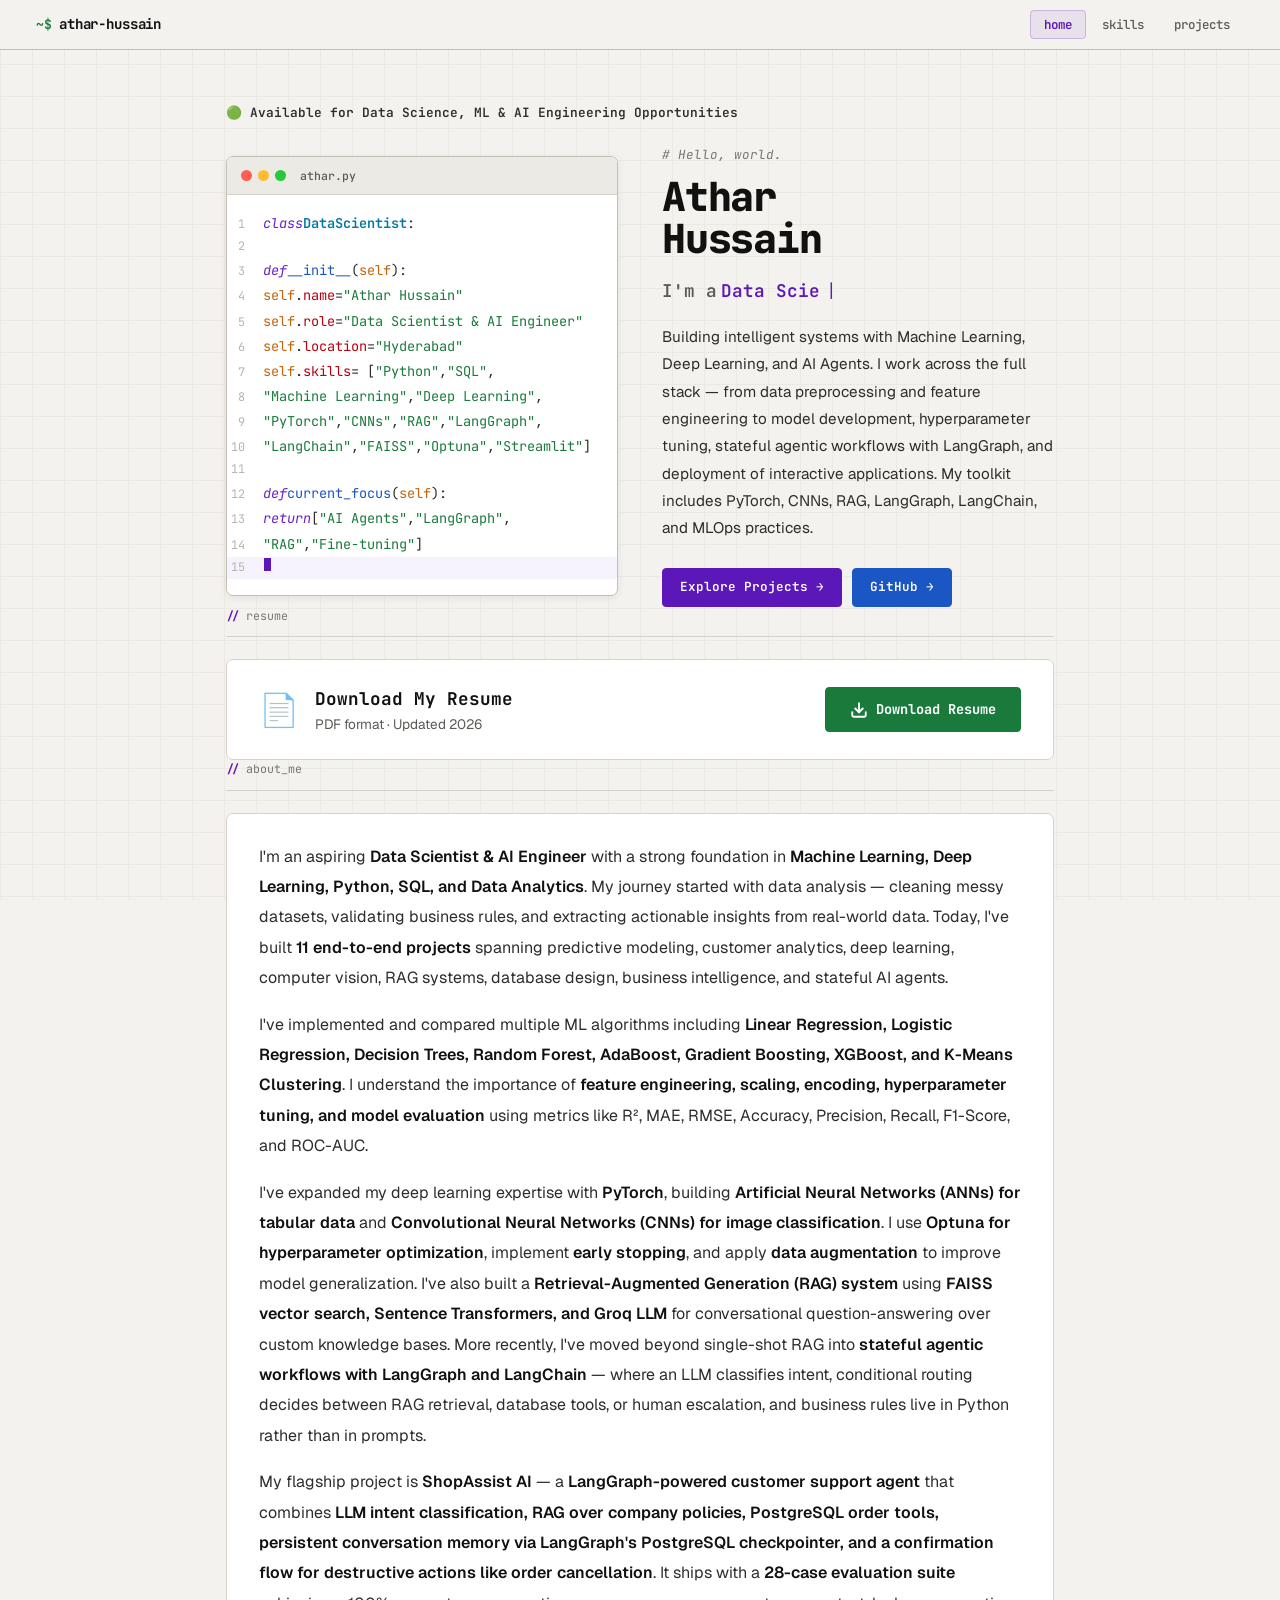
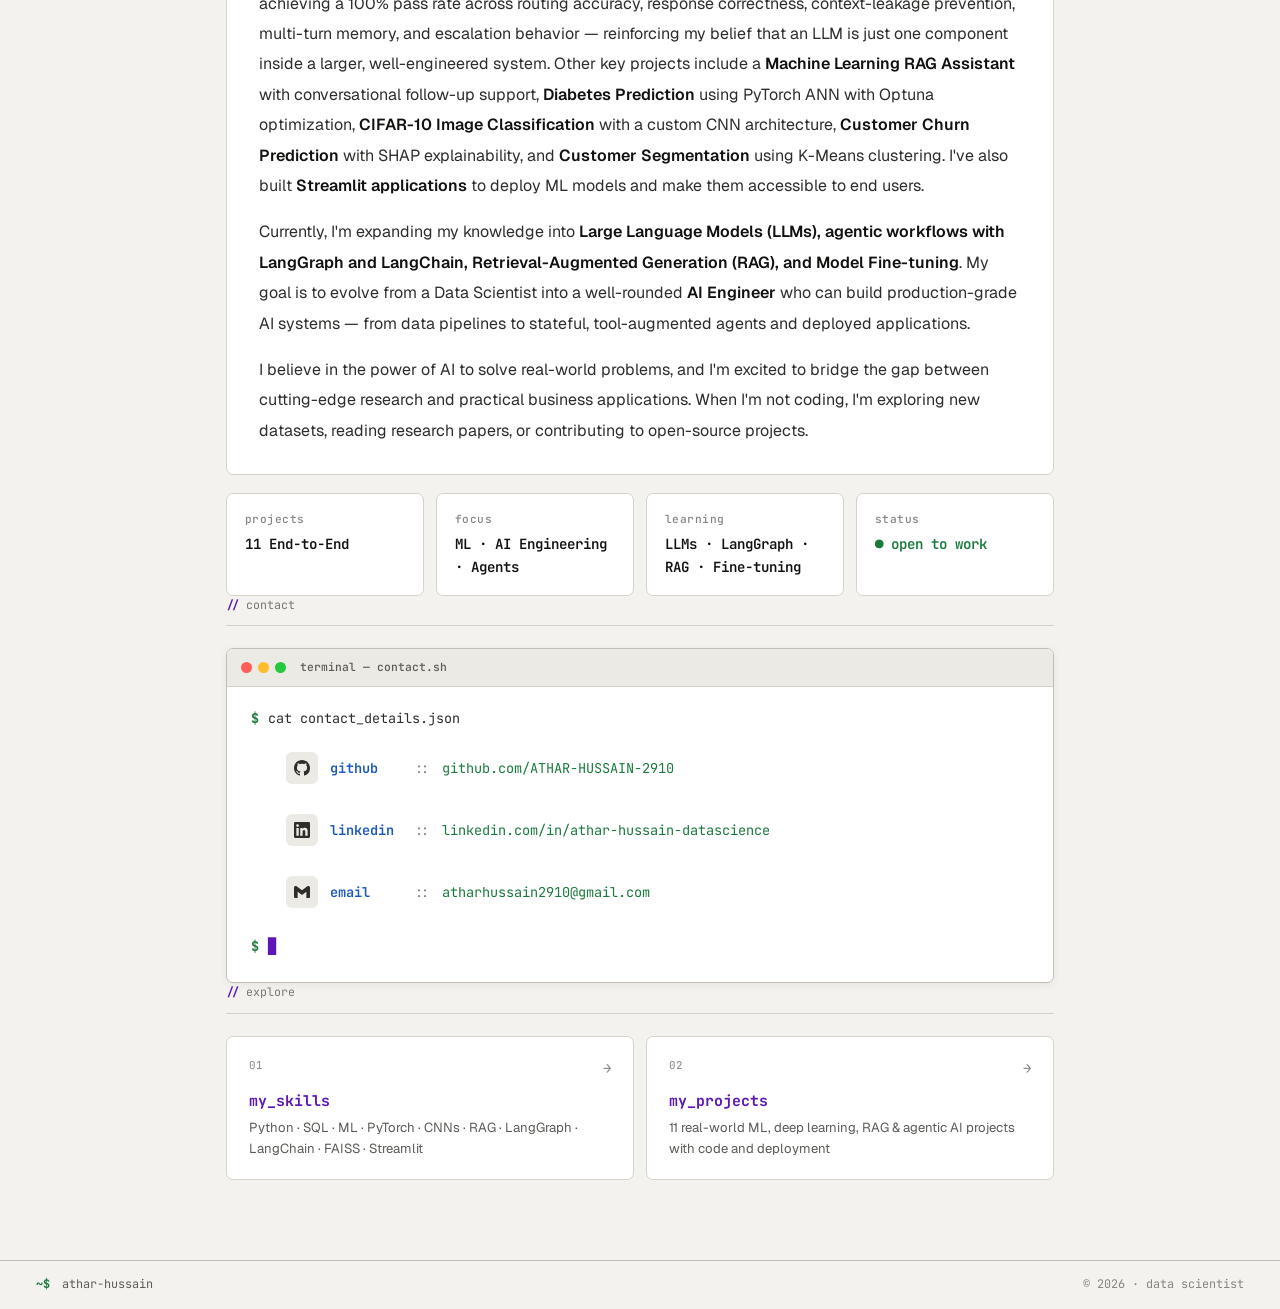
<file: index.html>
<!DOCTYPE html>
<html lang="en">
<head>
    <meta charset="UTF-8">
    <meta name="viewport" content="width=device-width, initial-scale=1.0">
    <title>Athar Hussain | Data Scientist</title>
    <link rel="preconnect" href="https://fonts.googleapis.com">
    <link rel="preconnect" href="https://fonts.gstatic.com" crossorigin>
    <link href="https://fonts.googleapis.com/css2?family=JetBrains+Mono:ital,wght@0,300;0,400;0,500;0,600;0,700;0,800;1,300;1,400;1,500&family=Geist:wght@300;400;500;600&display=swap" rel="stylesheet">
    <link rel="stylesheet" href="style.css">
</head>
<body>

<nav id="main-nav">
    <div class="nav-brand">
        <span class="nav-prompt">~$</span>
        <a href="index.html" class="nav-logo">athar-hussain</a>
    </div>
    <ul id="nav-menu">
        <li><a href="index.html" class="active">home</a></li>
        <li><a href="skills.html">skills</a></li>
        <li><a href="projects.html">projects</a></li>
    </ul>
</nav>

<main>
<div class="container">

    <!-- HERO SECTION -->
    <section class="hero-section">
        <p class="hero-intro">🟢 Available for Data Science, ML & AI Engineering Opportunities</p>
        <div class="hero-split">
            <!-- CODE CARD -->
            <div class="code-card">
                <div class="cc-bar">
                    <span class="dot r"></span>
                    <span class="dot y"></span>
                    <span class="dot g"></span>
                    <span class="cc-fname">athar.py</span>
                </div>
                <div class="cc-body">
                    <div class="cl i0"><span class="ln-num">1</span><span class="kw">class</span><span class="cls"> DataScientist</span><span class="pun">:</span></div>
                    <div class="cl i0"><span class="ln-num">2</span></div>
                    <div class="cl i1"><span class="ln-num">3</span><span class="kw">def</span><span class="fn"> __init__</span><span class="pun">(</span><span class="num">self</span><span class="pun">):</span></div>
                    <div class="cl i2"><span class="ln-num">4</span><span class="num">self</span><span class="pun">.</span><span class="attr">name</span> <span class="pun">=</span> <span class="str">"Athar Hussain"</span></div>
                    <div class="cl i2"><span class="ln-num">5</span><span class="num">self</span><span class="pun">.</span><span class="attr">role</span> <span class="pun">=</span> <span class="str">"Data Scientist &amp; AI Engineer"</span></div>
                    <div class="cl i2"><span class="ln-num">6</span><span class="num">self</span><span class="pun">.</span><span class="attr">location</span> <span class="pun">=</span> <span class="str">"Hyderabad"</span></div>
                    <div class="cl i2"><span class="ln-num">7</span><span class="num">self</span><span class="pun">.</span><span class="attr">skills</span> <span class="pun">= [</span><span class="str">"Python"</span><span class="pun">,</span> <span class="str">"SQL"</span><span class="pun">,</span></div>
                    <div class="cl i3"><span class="ln-num">8</span><span class="str">"Machine Learning"</span><span class="pun">,</span> <span class="str">"Deep Learning"</span><span class="pun">,</span></div>
                    <div class="cl i3"><span class="ln-num">9</span><span class="str">"PyTorch"</span><span class="pun">,</span> <span class="str">"CNNs"</span><span class="pun">,</span> <span class="str">"RAG"</span><span class="pun">,</span> <span class="str">"LangGraph"</span><span class="pun">,</span></div>
                    <div class="cl i3"><span class="ln-num">10</span><span class="str">"LangChain"</span><span class="pun">,</span> <span class="str">"FAISS"</span><span class="pun">,</span> <span class="str">"Optuna"</span><span class="pun">,</span> <span class="str">"Streamlit"</span><span class="pun">]</span></div>
                    <div class="cl i0"><span class="ln-num">11</span></div>
                    <div class="cl i1"><span class="ln-num">12</span><span class="kw">def</span><span class="fn"> current_focus</span><span class="pun">(</span><span class="num">self</span><span class="pun">):</span></div>
                    <div class="cl i2"><span class="ln-num">13</span><span class="kw">return</span> <span class="pun">[</span><span class="str">"AI Agents"</span><span class="pun">,</span> <span class="str">"LangGraph"</span><span class="pun">,</span></div>
                    <div class="cl i3"><span class="ln-num">14</span><span class="str">"RAG"</span><span class="pun">,</span> <span class="str">"Fine-tuning"</span><span class="pun">]</span></div>
                    <div class="cl i2 hi"><span class="ln-num">15</span><span class="cursor"></span></div>
                </div>
            </div>
            <!-- HERO TEXT -->
            <div class="hero-text">
                <p class="h-greeting"># Hello, world.</p>
                <h1 class="h-name">Athar<br>Hussain</h1>
                <div class="typing-wrapper">
                    <span class="typing-static">I'm a </span>
                    <span id="typing-text" class="typing-dynamic"></span>
                    <span class="typing-cursor">|</span>
                </div>
                <p class="h-desc">Building intelligent systems with Machine Learning, Deep Learning, and AI Agents. I work across the full stack — from data preprocessing and feature engineering to model development, hyperparameter tuning, stateful agentic workflows with LangGraph, and deployment of interactive applications. My toolkit includes PyTorch, CNNs, RAG, LangGraph, LangChain, and MLOps practices.</p>
                
                <div class="h-actions">
                    <a href="projects.html" class="btn btn-fill">Explore Projects →</a>
                    <a href="https://github.com/ATHAR-HUSSAIN-2910" target="_blank" class="btn btn-out">GitHub →</a>
                </div>
            </div>
        </div>
    </section>

    <!-- RESUME SECTION -->
    <section class="resume-section">
        <div class="sh"><span class="sh-tag">resume</span></div>
        <div class="resume-card">
            <div class="resume-content">
                <div class="resume-left">
                    <div class="resume-icon-wrap">📄</div>
                    <div>
                        <h3 class="resume-title">Download My Resume</h3>
                        <p class="resume-desc">PDF format · Updated 2026</p>
                    </div>
                </div>
                <a href="\assets\Athar_Hussain_Resume_v5.pdf" download class="btn btn-resume">
                    <svg viewBox="0 0 24 24" fill="none" stroke="currentColor" stroke-width="2.5" stroke-linecap="round" stroke-linejoin="round" width="18" height="18">
                        <path d="M21 15v4a2 2 0 0 1-2 2H5a2 2 0 0 1-2-2v-4"/>
                        <polyline points="7 10 12 15 17 10"/>
                        <line x1="12" y1="15" x2="12" y2="3"/>
                    </svg>
                    Download Resume
                </a>
            </div>
        </div>
    </section>

    <!-- ABOUT SECTION -->
    <section class="about-section">
        <div class="sh"><span class="sh-tag">about_me</span></div>
        <div class="about-full">
            <p>I'm an aspiring <strong>Data Scientist & AI Engineer</strong> with a strong foundation in <strong>Machine Learning, Deep Learning, Python, SQL, and Data Analytics</strong>. My journey started with data analysis — cleaning messy datasets, validating business rules, and extracting actionable insights from real-world data. Today, I've built <strong>11 end-to-end projects</strong> spanning predictive modeling, customer analytics, deep learning, computer vision, RAG systems, database design, business intelligence, and stateful AI agents.</p>
            
            <p>I've implemented and compared multiple ML algorithms including <strong>Linear Regression, Logistic Regression, Decision Trees, Random Forest, AdaBoost, Gradient Boosting, XGBoost, and K-Means Clustering</strong>. I understand the importance of <strong>feature engineering, scaling, encoding, hyperparameter tuning, and model evaluation</strong> using metrics like R², MAE, RMSE, Accuracy, Precision, Recall, F1-Score, and ROC-AUC.</p>
            
            <p>I've expanded my deep learning expertise with <strong>PyTorch</strong>, building <strong>Artificial Neural Networks (ANNs) for tabular data</strong> and <strong>Convolutional Neural Networks (CNNs) for image classification</strong>. I use <strong>Optuna for hyperparameter optimization</strong>, implement <strong>early stopping</strong>, and apply <strong>data augmentation</strong> to improve model generalization. I've also built a <strong>Retrieval-Augmented Generation (RAG) system</strong> using <strong>FAISS vector search, Sentence Transformers, and Groq LLM</strong> for conversational question-answering over custom knowledge bases. More recently, I've moved beyond single-shot RAG into <strong>stateful agentic workflows with LangGraph and LangChain</strong> — where an LLM classifies intent, conditional routing decides between RAG retrieval, database tools, or human escalation, and business rules live in Python rather than in prompts.</p>
            
            <p>My flagship project is <strong>ShopAssist AI</strong> — a <strong>LangGraph-powered customer support agent</strong> that combines <strong>LLM intent classification, RAG over company policies, PostgreSQL order tools, persistent conversation memory via LangGraph's PostgreSQL checkpointer, and a confirmation flow for destructive actions like order cancellation</strong>. It ships with a <strong>28-case evaluation suite</strong> achieving a 100% pass rate across routing accuracy, response correctness, context-leakage prevention, multi-turn memory, and escalation behavior — reinforcing my belief that an LLM is just one component inside a larger, well-engineered system. Other key projects include a <strong>Machine Learning RAG Assistant</strong> with conversational follow-up support, <strong>Diabetes Prediction</strong> using PyTorch ANN with Optuna optimization, <strong>CIFAR-10 Image Classification</strong> with a custom CNN architecture, <strong>Customer Churn Prediction</strong> with SHAP explainability, and <strong>Customer Segmentation</strong> using K-Means clustering. I've also built <strong>Streamlit applications</strong> to deploy ML models and make them accessible to end users.</p>
            
            <p>Currently, I'm expanding my knowledge into <strong>Large Language Models (LLMs), agentic workflows with LangGraph and LangChain, Retrieval-Augmented Generation (RAG), and Model Fine-tuning</strong>. My goal is to evolve from a Data Scientist into a well-rounded <strong>AI Engineer</strong> who can build production-grade AI systems — from data pipelines to stateful, tool-augmented agents and deployed applications.</p>
            
            <p>I believe in the power of AI to solve real-world problems, and I'm excited to bridge the gap between cutting-edge research and practical business applications. When I'm not coding, I'm exploring new datasets, reading research papers, or contributing to open-source projects.</p>
        </div>
        <div class="stat-row">
            <div class="stat-item">
                <span class="s-key">projects</span>
                <span class="s-val">11 End-to-End</span>
            </div>
            <div class="stat-item">
                <span class="s-key">focus</span>
                <span class="s-val">ML · AI Engineering · Agents</span>
            </div>
            <div class="stat-item">
                <span class="s-key">learning</span>
                <span class="s-val">LLMs · LangGraph · RAG · Fine-tuning</span>
            </div>
            <div class="stat-item">
                <span class="s-key">status</span>
                <span class="s-val s-open">● open to work</span>
            </div>
        </div>
    </section>

    <!-- CONTACT SECTION -->
    <section class="contact-section">
        <div class="sh"><span class="sh-tag">contact</span></div>
        <div class="term-box">
            <div class="term-bar">
                <span class="dot r"></span>
                <span class="dot y"></span>
                <span class="dot g"></span>
                <span class="term-title">terminal — contact.sh</span>
            </div>
            <div class="term-body">
                <div class="t-row">
                    <span class="tp">$</span>
                    <span class="tc">cat contact_details.json</span>
                </div>
                <div class="t-out">
                    <a href="https://github.com/ATHAR-HUSSAIN-2910" target="_blank" class="t-link">
                        <span class="t-icon">
                            <svg viewBox="0 0 24 24" fill="currentColor" width="16" height="16"><path d="M12 0C5.37 0 0 5.37 0 12c0 5.31 3.435 9.795 8.205 11.385.6.105.825-.255.825-.57 0-.285-.015-1.23-.015-2.235-3.015.555-3.795-.735-4.035-1.41-.135-.345-.72-1.41-1.23-1.695-.42-.225-1.02-.78-.015-.795.945-.015 1.62.87 1.845 1.23 1.08 1.815 2.805 1.305 3.495.99.105-.78.42-1.305.765-1.605-2.67-.3-5.46-1.335-5.46-5.925 0-1.305.465-2.385 1.23-3.225-.12-.3-.54-1.53.12-3.18 0 0 1.005-.315 3.3 1.23.96-.27 1.98-.405 3-.405s2.04.135 3 .405c2.295-1.56 3.3-1.23 3.3-1.23.66 1.65.24 2.88.12 3.18.765.84 1.23 1.905 1.23 3.225 0 4.605-2.805 5.625-5.475 5.925.435.375.81 1.095.81 2.22 0 1.605-.015 2.895-.015 3.3 0 .315.225.69.825.57A12.02 12.02 0 0024 12c0-6.63-5.37-12-12-12z"/></svg>
                        </span>
                        <span class="tl">github</span>
                        <span class="ts">::</span>
                        <span class="tv">github.com/ATHAR-HUSSAIN-2910</span>
                    </a>
                    <a href="https://www.linkedin.com/in/athar-hussain-datascience/" target="_blank" class="t-link">
                        <span class="t-icon">
                            <svg viewBox="0 0 24 24" fill="currentColor" width="16" height="16"><path d="M20.447 20.452h-3.554v-5.569c0-1.328-.027-3.037-1.852-3.037-1.853 0-2.136 1.445-2.136 2.939v5.667H9.351V9h3.414v1.561h.046c.477-.9 1.637-1.85 3.37-1.85 3.601 0 4.267 2.37 4.267 5.455v6.286zM5.337 7.433a2.062 2.062 0 01-2.063-2.065 2.064 2.064 0 112.063 2.065zm1.782 13.019H3.555V9h3.564v11.452zM22.225 0H1.771C.792 0 0 .774 0 1.729v20.542C0 23.227.792 24 1.771 24h20.451C23.2 24 24 23.227 24 22.271V1.729C24 .774 23.2 0 22.222 0h.003z"/></svg>
                        </span>
                        <span class="tl">linkedin</span>
                        <span class="ts">::</span>
                        <span class="tv">linkedin.com/in/athar-hussain-datascience</span>
                    </a>
                    <a href="mailto:atharhussain2910@gmail.com" class="t-link">
                        <span class="t-icon">
                            <svg viewBox="0 0 24 24" fill="currentColor" width="16" height="16"><path d="M24 5.457v13.909c0 .904-.732 1.636-1.636 1.636h-3.819V11.73L12 16.64l-6.545-4.91v9.273H1.636A1.636 1.636 0 010 19.366V5.457c0-2.023 2.309-3.178 3.927-1.964L5.455 4.64 12 9.548l6.545-4.91 1.528-1.145C21.69 2.28 24 3.434 24 5.457z"/></svg>
                        </span>
                        <span class="tl">email</span>
                        <span class="ts">::</span>
                        <span class="tv">atharhussain2910@gmail.com</span>
                    </a>
                </div>
                <div class="t-row">
                    <span class="tp">$</span>
                    <span class="t-blink">█</span>
                </div>
            </div>
        </div>
    </section>

    <!-- EXPLORE SECTION -->
    <section class="explore-section">
        <div class="sh"><span class="sh-tag">explore</span></div>
        <div class="ex-row">
            <a href="skills.html" class="ex-card">
                <div class="ec-top">
                    <span class="ec-n">01</span>
                    <span class="ec-a">→</span>
                </div>
                <span class="ec-t">my_skills</span>
                <span class="ec-d">Python · SQL · ML · PyTorch · CNNs · RAG · LangGraph · LangChain · FAISS · Streamlit</span>
            </a>
            <a href="projects.html" class="ex-card">
                <div class="ec-top">
                    <span class="ec-n">02</span>
                    <span class="ec-a">→</span>
                </div>
                <span class="ec-t">my_projects</span>
                <span class="ec-d">11 real-world ML, deep learning, RAG & agentic AI projects with code and deployment</span>
            </a>
        </div>
    </section>

</div>
</main>

<footer>
    <span><span class="fp">~$</span> athar-hussain</span>
    <span class="fr">© 2026 · data scientist</span>
</footer>

<script>
// Typing animation
const roles = [
    "Data Scientist",
    "Machine Learning Engineer",
    "AI Agent Developer",
    "AI Engineer",
    "Deep Learning Enthusiast"
];

let roleIndex = 0;
let charIndex = 0;
let isDeleting = false;
let typingSpeed = 100;

function typeEffect() {
    const currentRole = roles[roleIndex];
    const typingElement = document.getElementById('typing-text');
    
    if (isDeleting) {
        typingElement.textContent = currentRole.substring(0, charIndex - 1);
        charIndex--;
        typingSpeed = 50;
    } else {
        typingElement.textContent = currentRole.substring(0, charIndex + 1);
        charIndex++;
        typingSpeed = 100;
    }
    
    if (!isDeleting && charIndex === currentRole.length) {
        typingSpeed = 2000;
        isDeleting = true;
    } else if (isDeleting && charIndex === 0) {
        isDeleting = false;
        roleIndex = (roleIndex + 1) % roles.length;
        typingSpeed = 500;
    }
    
    setTimeout(typeEffect, typingSpeed);
}

window.addEventListener('DOMContentLoaded', () => {
    setTimeout(typeEffect, 500);
});
</script>

</body>
</html>
</file>
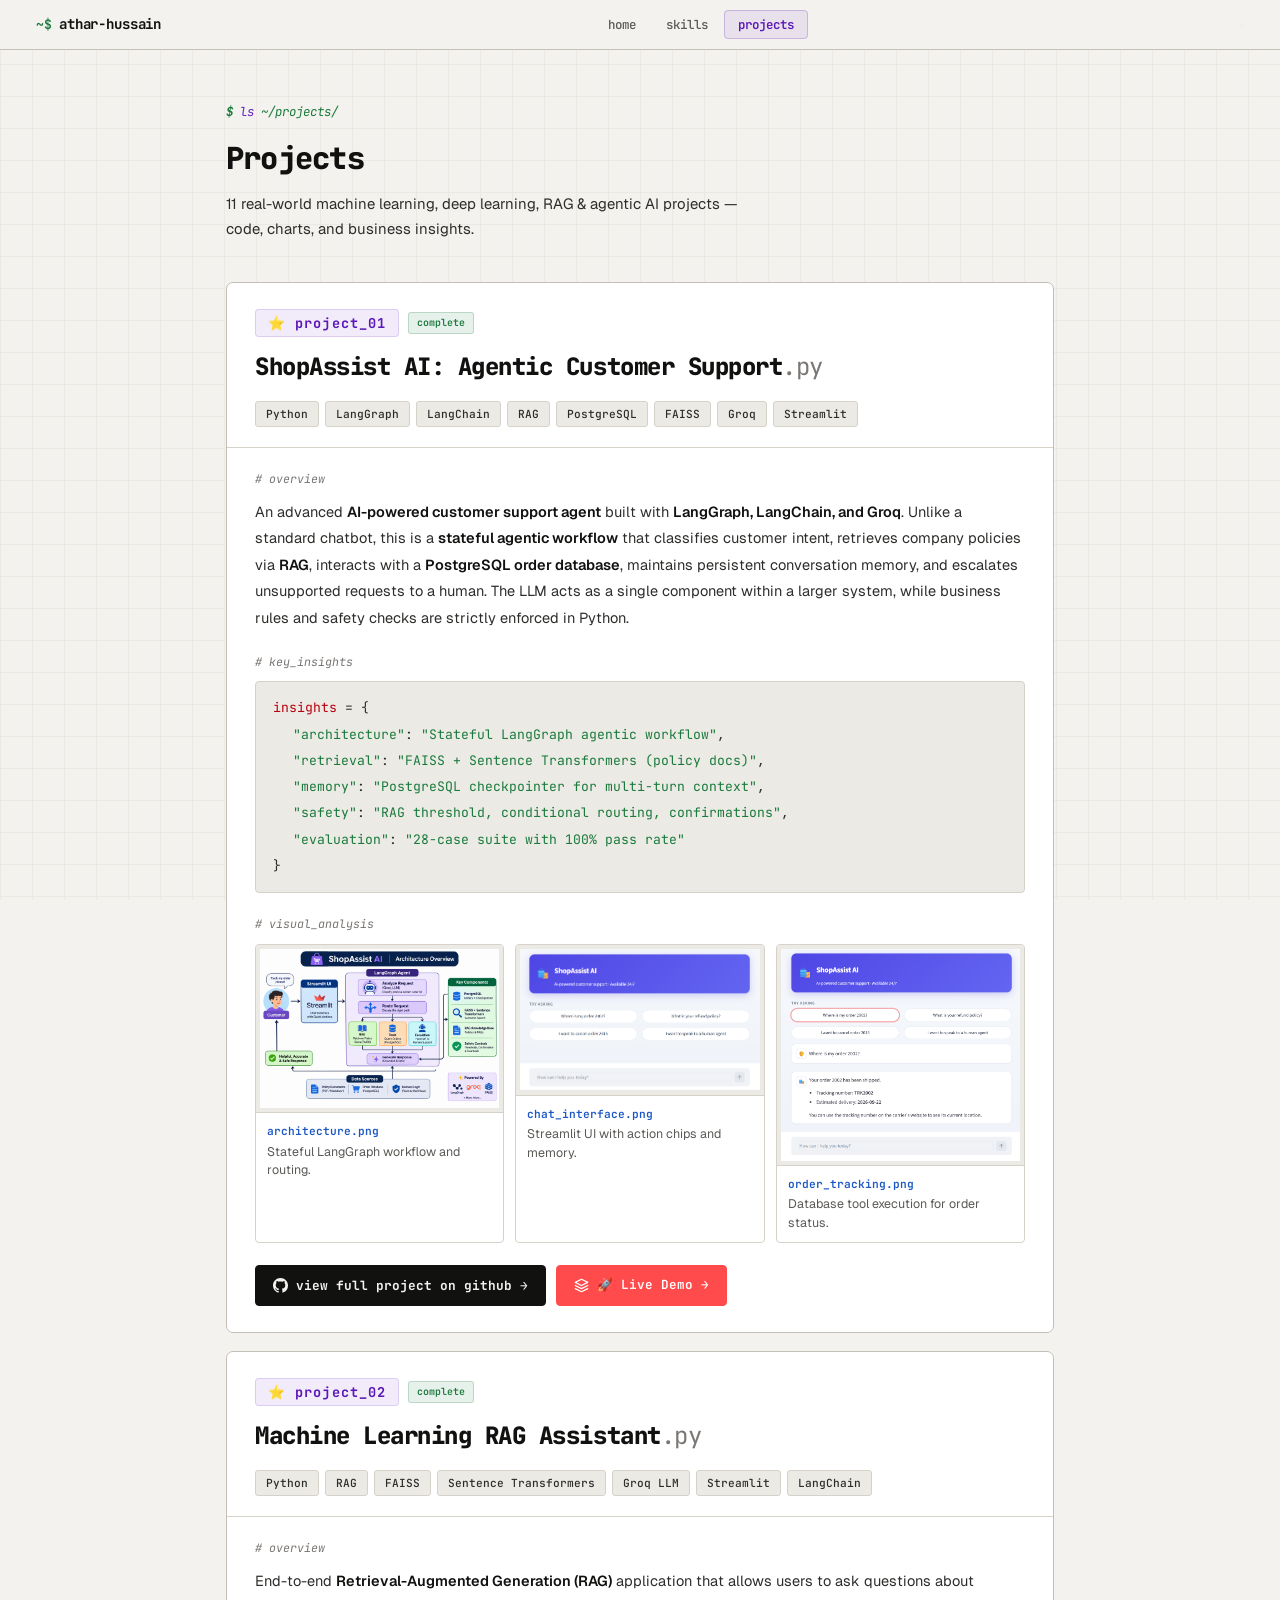
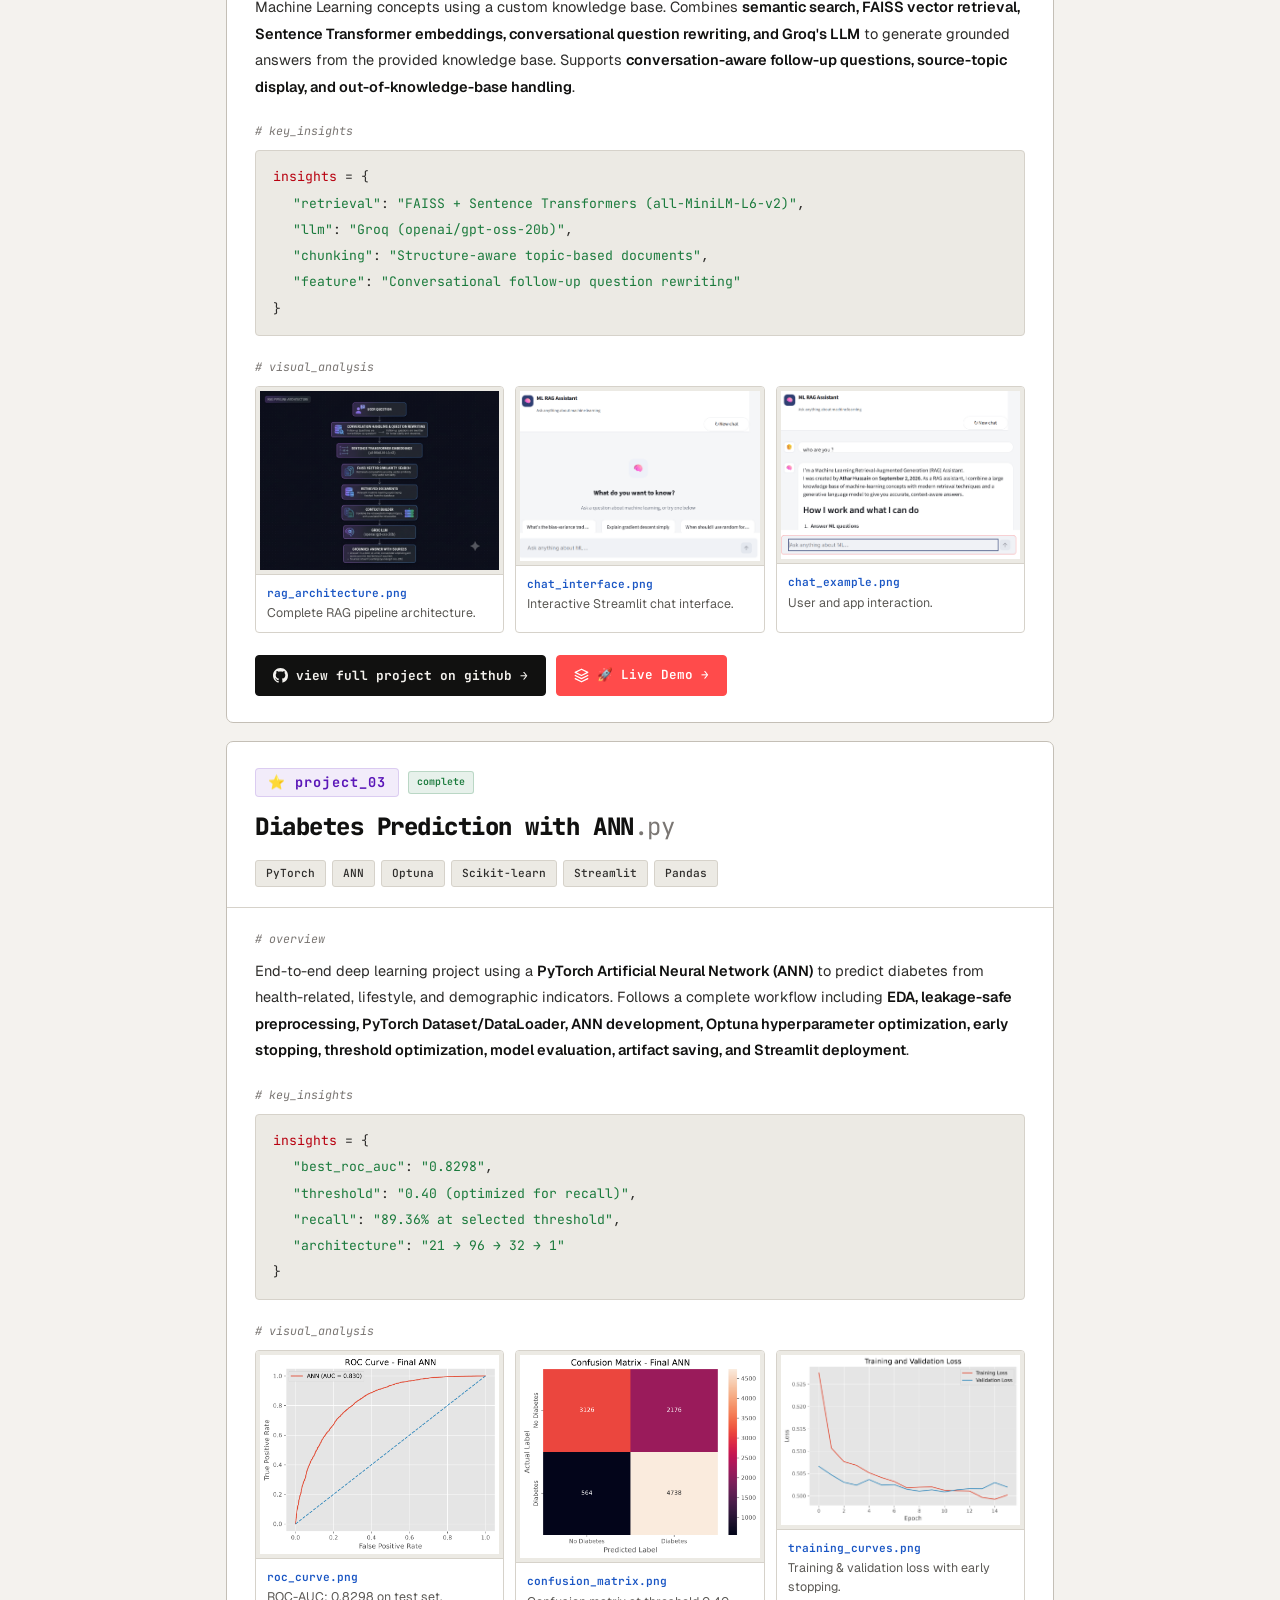
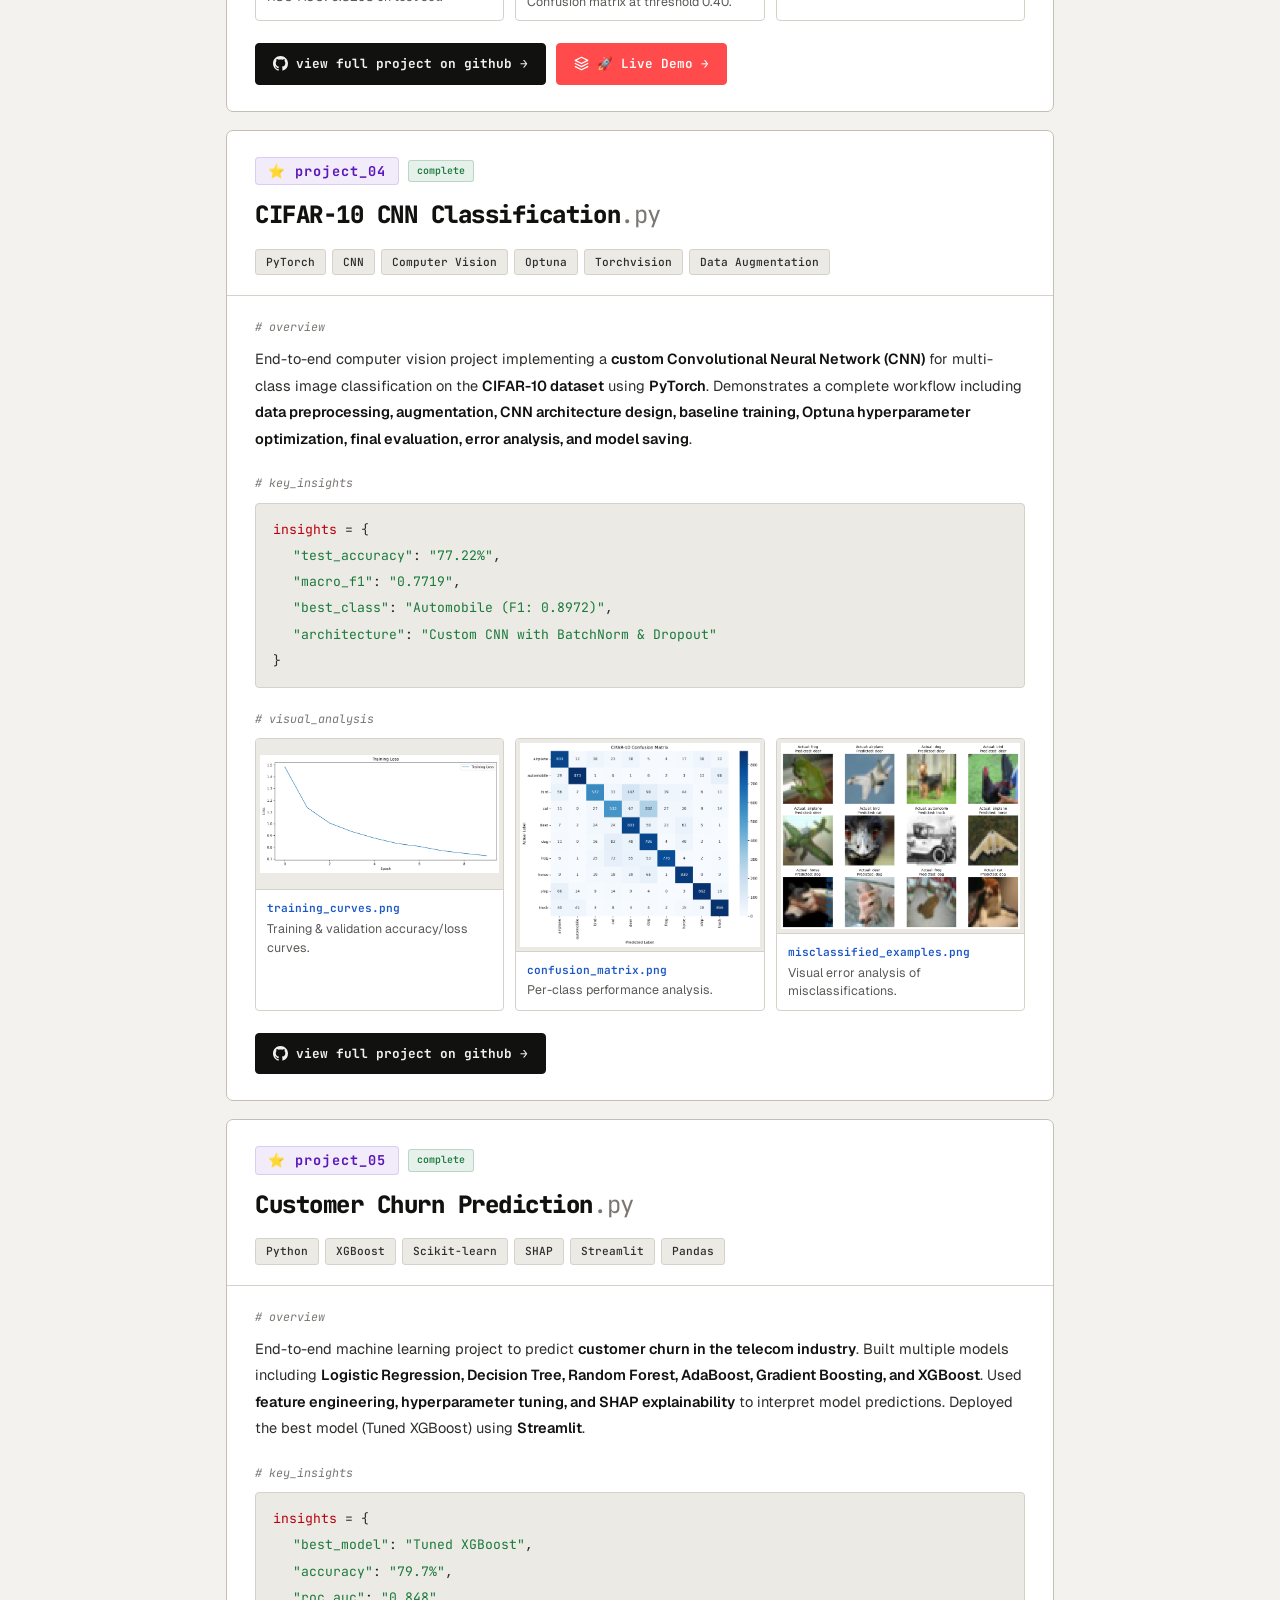
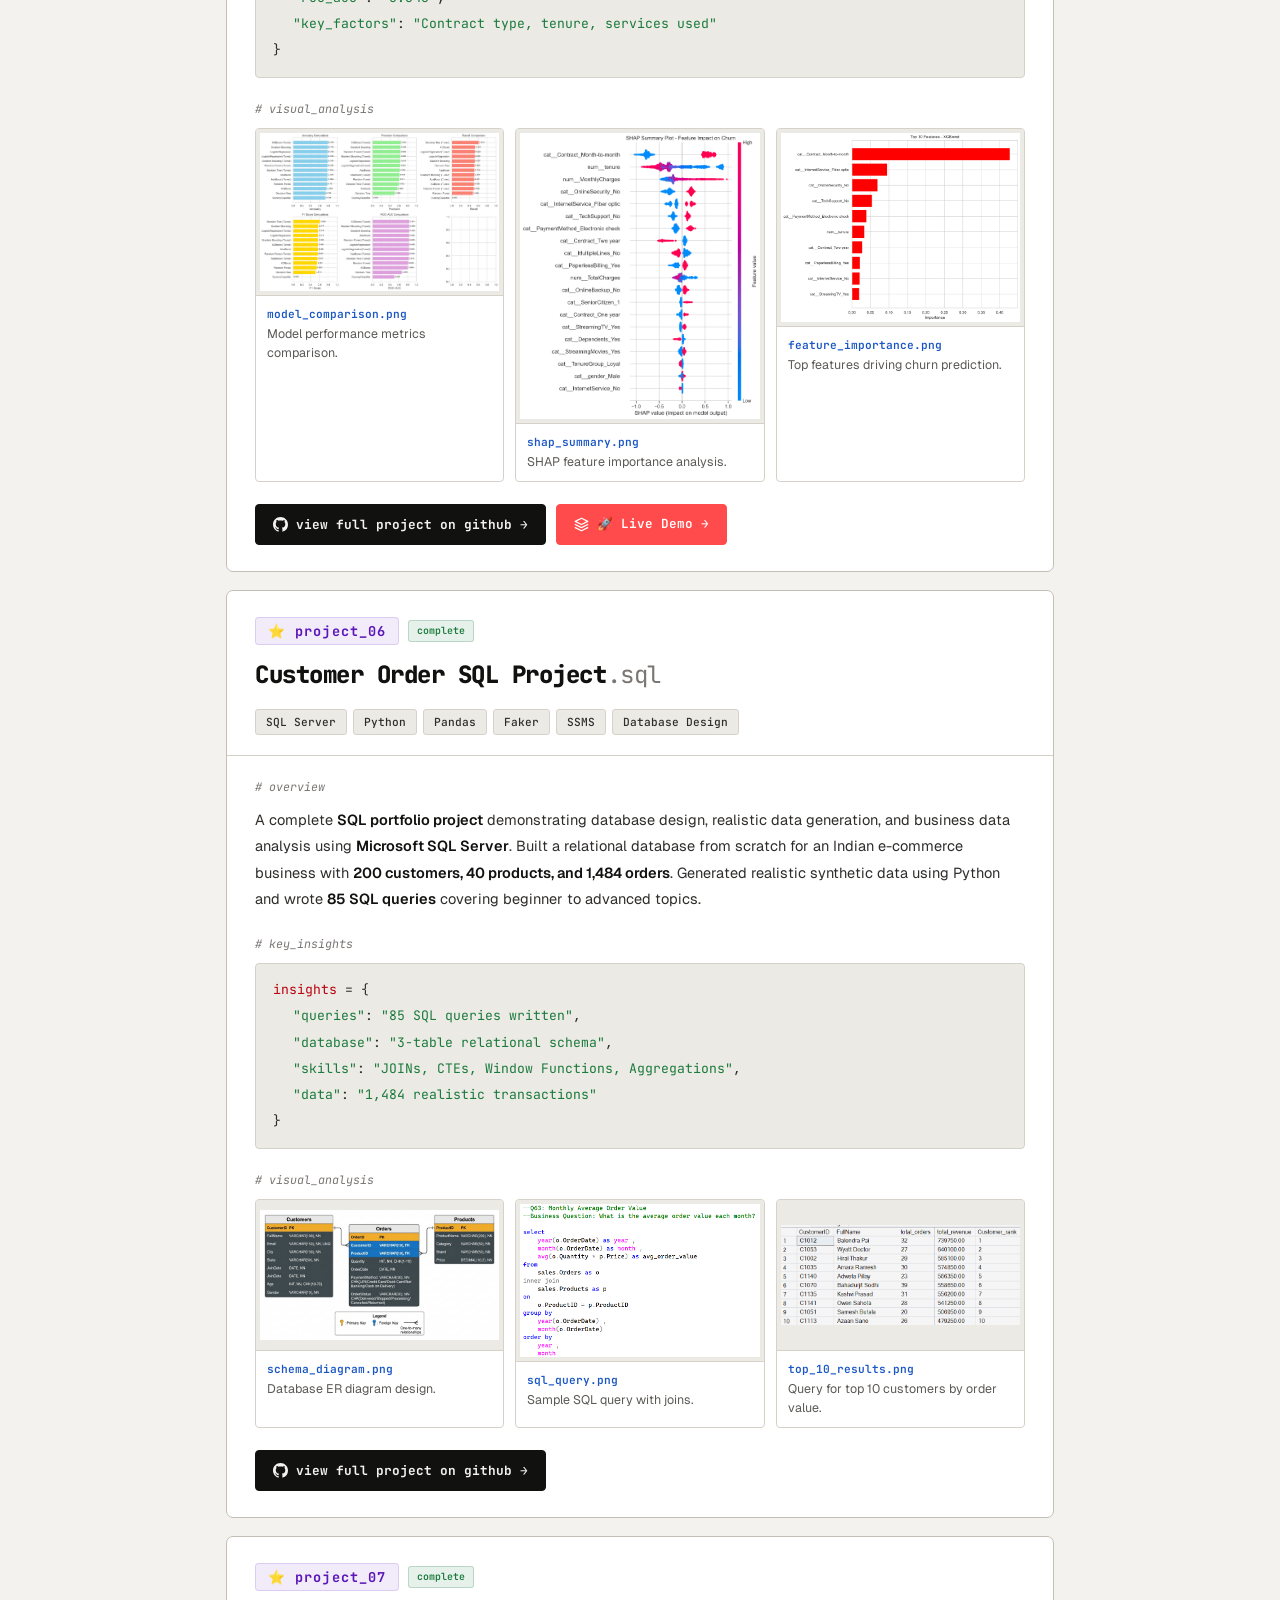
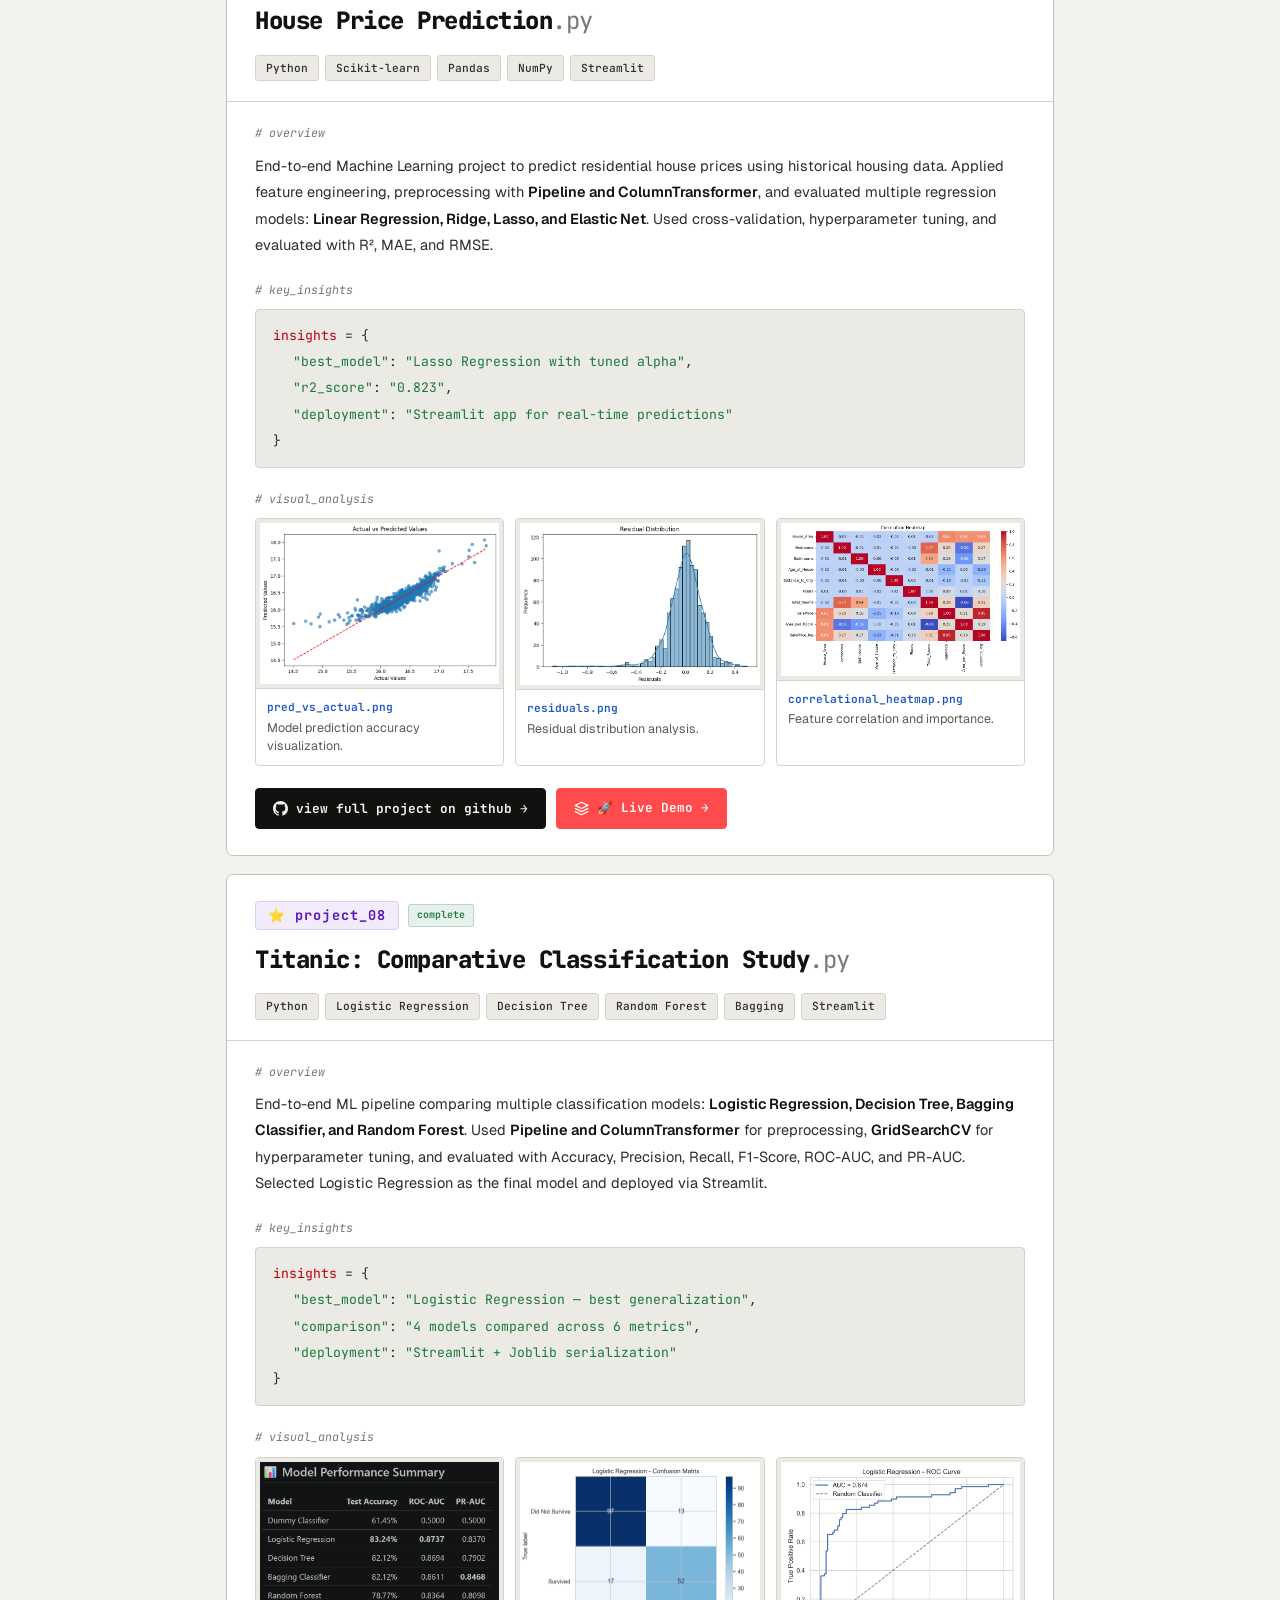
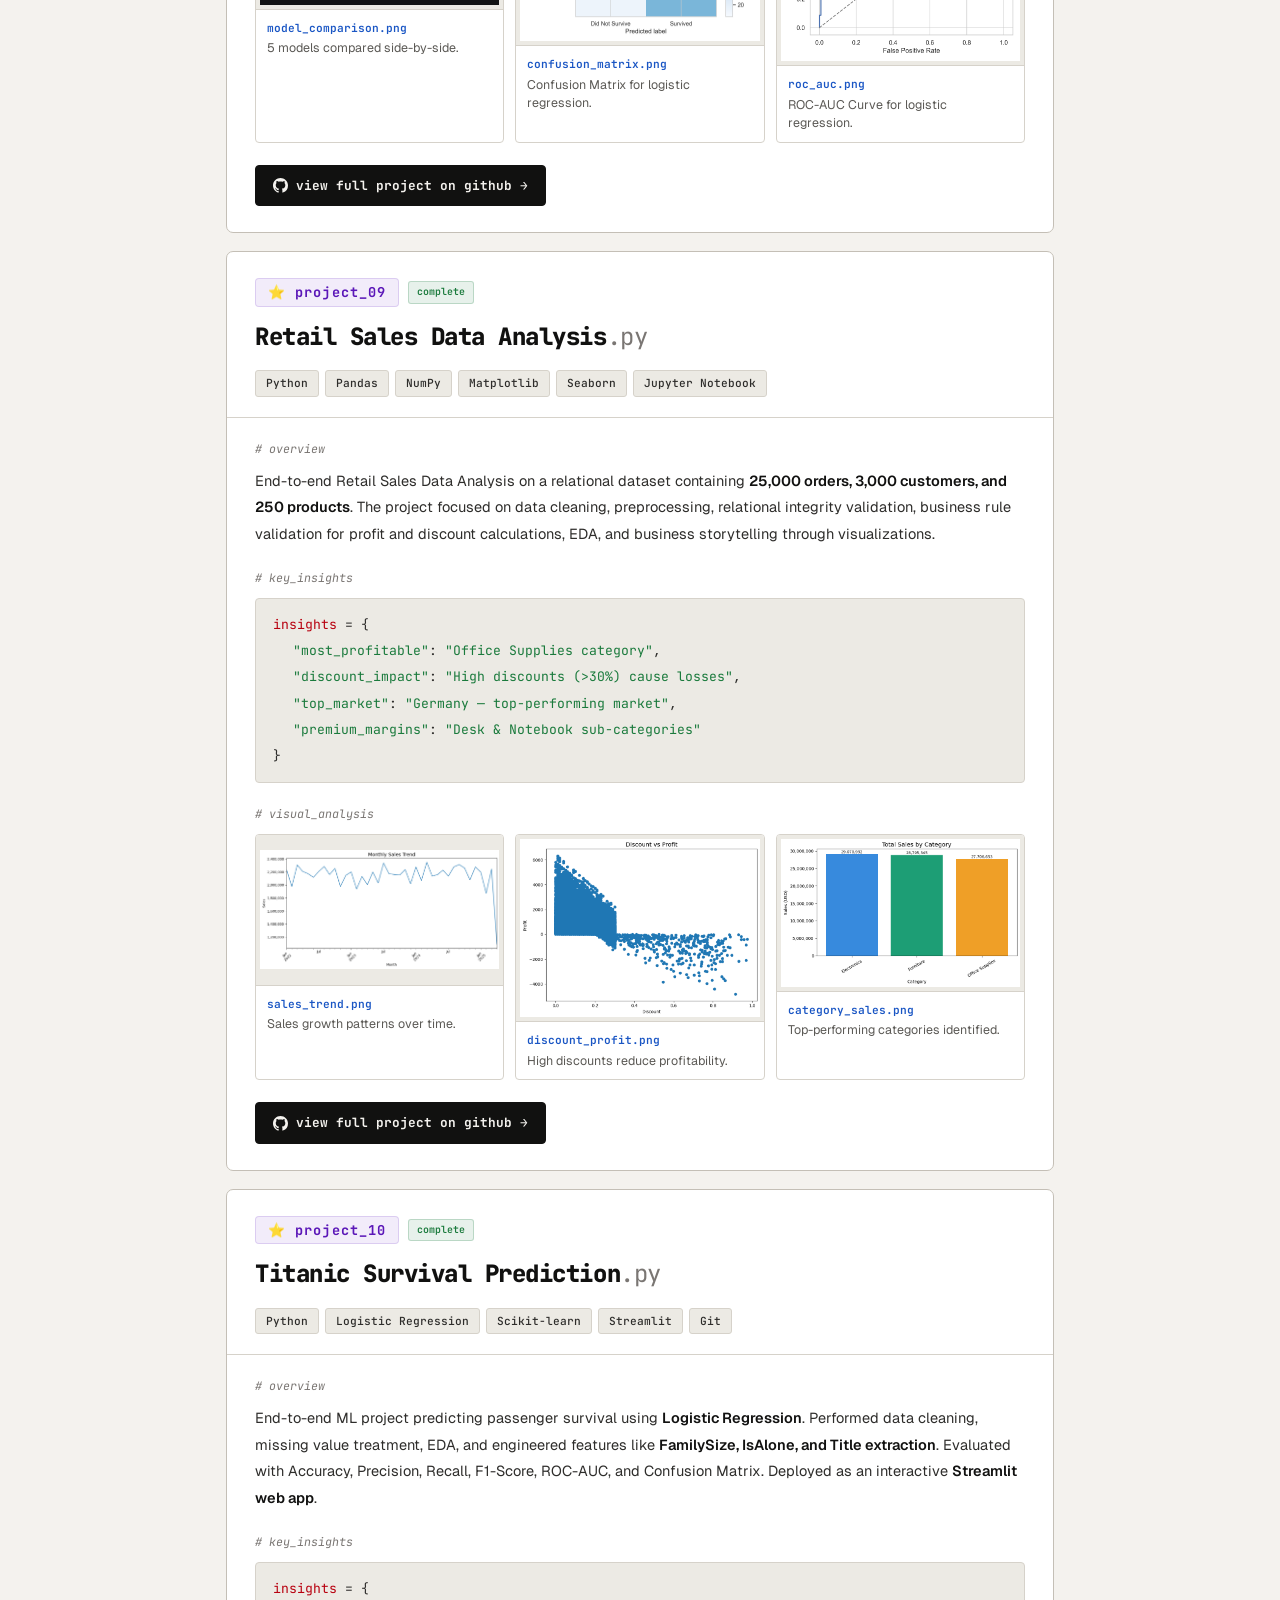
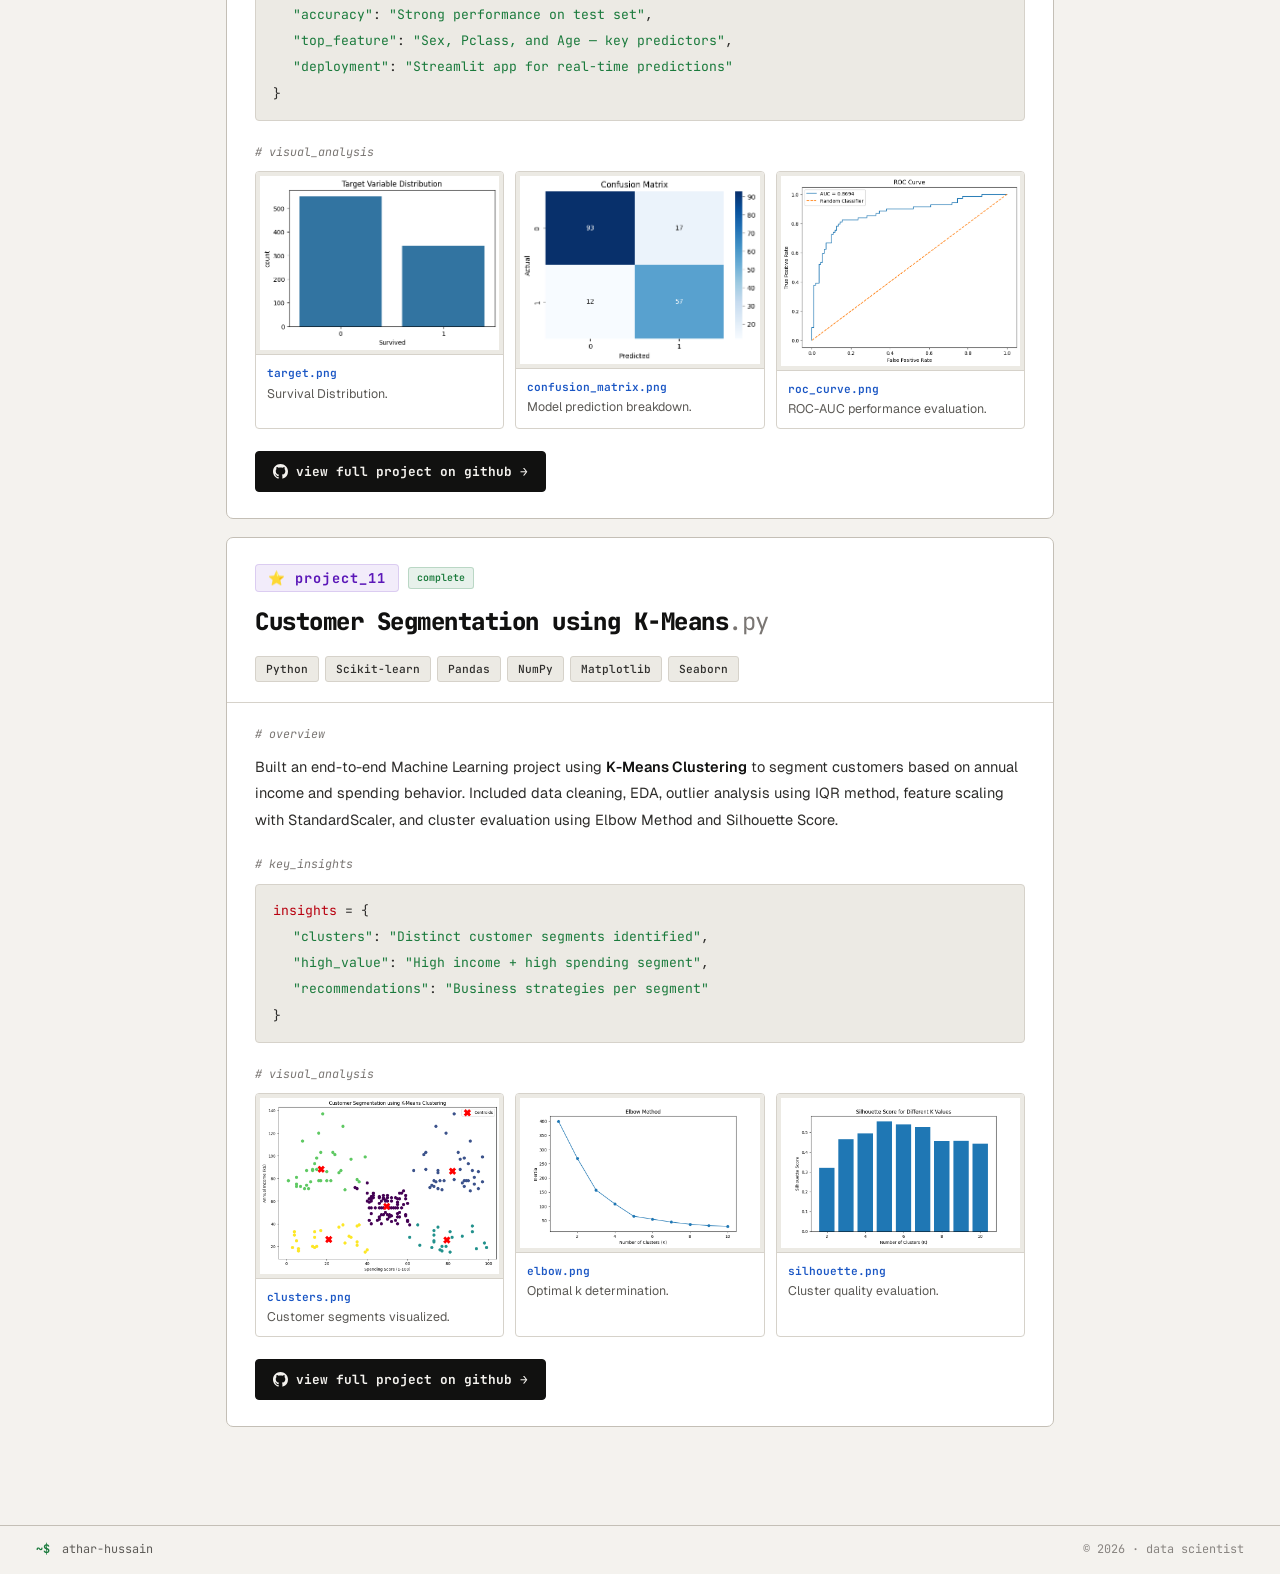
<file: projects.html>
<!DOCTYPE html>
<html lang="en">
<head>
    <meta charset="UTF-8">
    <meta name="viewport" content="width=device-width, initial-scale=1.0">
    <title>Projects | Athar Hussain</title>
    <link rel="preconnect" href="https://fonts.googleapis.com">
    <link rel="preconnect" href="https://fonts.gstatic.com" crossorigin>
    <link href="https://fonts.googleapis.com/css2?family=JetBrains+Mono:ital,wght@0,300;0,400;0,500;0,600;0,700;0,800;1,300;1,400;1,500&family=Geist:wght@300;400;500;600&display=swap" rel="stylesheet">
    <link rel="stylesheet" href="style.css">
</head>
<body>

<nav>
    <div class="nav-brand">
        <span class="nav-prompt">~$</span>
        <a href="index.html" class="nav-logo">athar-hussain</a>
    </div>
    <ul id="nav-menu">
        <li><a href="index.html">home</a></li>
        <li><a href="skills.html">skills</a></li>
        <li><a href="projects.html" class="active">projects</a></li>
    </ul>
    <button class="menu-toggle" id="menu-btn" aria-label="Toggle menu">
        <span></span><span></span><span></span>
    </button>
</nav>

<main>
<div class="container">

    <!-- PAGE HEADER -->
    <div class="ph" style="margin-bottom:40px;">
        <p class="ph-pre"><span class="tp" style="font-family:var(--mono);">$</span> <span class="kw">ls</span> <span class="str">~/projects/</span></p>
        <h1 class="ph-title">Projects</h1>
        <p class="ph-sub">11 real-world machine learning, deep learning, RAG & agentic AI projects — code, charts, and business insights.</p>
    </div>

    <!-- ============================================ -->
    <!-- PROJECT 1: ShopAssist AI Agent -->
    <!-- ============================================ -->
    <div class="pj-card" style="margin-bottom:18px;">
        <div class="pj-top">
            <div class="pj-meta">
                <span class="pj-num">⭐ project_01</span>
                <span class="pj-badge">complete</span>
            </div>
            <h2 class="pj-title">ShopAssist AI: Agentic Customer Support<span class="pj-ext">.py</span></h2>
            <div class="pj-tags">
                <span class="pj-tag">Python</span>
                <span class="pj-tag">LangGraph</span>
                <span class="pj-tag">LangChain</span>
                <span class="pj-tag">RAG</span>
                <span class="pj-tag">PostgreSQL</span>
                <span class="pj-tag">FAISS</span>
                <span class="pj-tag">Groq</span>
                <span class="pj-tag">Streamlit</span>
            </div>
        </div>
        <div class="pj-body">
            <div class="pj-sec">
                <span class="pj-sec-lbl"># overview</span>
                <p>An advanced <strong>AI-powered customer support agent</strong> built with <strong>LangGraph, LangChain, and Groq</strong>. Unlike a standard chatbot, this is a <strong>stateful agentic workflow</strong> that classifies customer intent, retrieves company policies via <strong>RAG</strong>, interacts with a <strong>PostgreSQL order database</strong>, maintains persistent conversation memory, and escalates unsupported requests to a human. The LLM acts as a single component within a larger system, while business rules and safety checks are strictly enforced in Python.</p>
            </div>
            <div class="pj-sec">
                <span class="pj-sec-lbl"># key_insights</span>
                <div class="dict-block">
                    <span class="di"><span class="attr">insights</span><span class="pun"> = {</span></span>
                    <span class="di ind"><span class="str">"architecture"</span><span class="pun">:</span> <span class="str">"Stateful LangGraph agentic workflow"</span><span class="pun">,</span></span>
                    <span class="di ind"><span class="str">"retrieval"</span><span class="pun">:</span> <span class="str">"FAISS + Sentence Transformers (policy docs)"</span><span class="pun">,</span></span>
                    <span class="di ind"><span class="str">"memory"</span><span class="pun">:</span> <span class="str">"PostgreSQL checkpointer for multi-turn context"</span><span class="pun">,</span></span>
                    <span class="di ind"><span class="str">"safety"</span><span class="pun">:</span> <span class="str">"RAG threshold, conditional routing, confirmations"</span><span class="pun">,</span></span>
                    <span class="di ind"><span class="str">"evaluation"</span><span class="pun">:</span> <span class="str">"28-case suite with 100% pass rate"</span></span>
                    <span class="di"><span class="pun">}</span></span>
                </div>
            </div>
            <div class="pj-sec">
                <span class="pj-sec-lbl"># visual_analysis</span>
                <div class="shots">
                    <div class="shot">
                        <div class="shot-img-wrap"><img src="images/shopassist/architecture.png" alt="LangGraph Architecture"></div>
                        <div class="shot-cap"><span class="shot-name">architecture.png</span><span class="shot-txt">Stateful LangGraph workflow and routing.</span></div>
                    </div>
                    <div class="shot">
                        <div class="shot-img-wrap"><img src="images/shopassist/chat_interface.png" alt="Chat Interface"></div>
                        <div class="shot-cap"><span class="shot-name">chat_interface.png</span><span class="shot-txt">Streamlit UI with action chips and memory.</span></div>
                    </div>
                    <div class="shot">
                        <div class="shot-img-wrap"><img src="images/shopassist/order_tracking.png" alt="Order Tracking"></div>
                        <div class="shot-cap"><span class="shot-name">order_tracking.png</span><span class="shot-txt">Database tool execution for order status.</span></div>
                    </div>
                </div>
            </div>
            <div class="pj-sec" style="display:flex; gap:10px; flex-wrap:wrap;">
                <a href="https://github.com/ATHAR-HUSSAIN-2910/Shop-assist-ai-agent" target="_blank" class="gh-btn">
                    <svg viewBox="0 0 24 24" fill="currentColor" width="15" height="15"><path d="M12 0C5.37 0 0 5.37 0 12c0 5.31 3.435 9.795 8.205 11.385.6.105.825-.255.825-.57 0-.285-.015-1.23-.015-2.235-3.015.555-3.795-.735-4.035-1.41-.135-.345-.72-1.41-1.23-1.695-.42-.225-1.02-.78-.015-.795.945-.015 1.62.87 1.845 1.23 1.08 1.815 2.805 1.305 3.495.99.105-.78.42-1.305.765-1.605-2.67-.3-5.46-1.335-5.46-5.925 0-1.305.465-2.385 1.23-3.225-.12-.3-.54-1.53.12-3.18 0 0 1.005-.315 3.3 1.23.96-.27 1.98-.405 3-.405s2.04.135 3 .405c2.295-1.56 3.3-1.23 3.3-1.23.66 1.65.24 2.88.12 3.18.765.84 1.23 1.905 1.23 3.225 0 4.605-2.805 5.625-5.475 5.925.435.375.81 1.095.81 2.22 0 1.605-.015 2.895-.015 3.3 0 .315.225.69.825.57A12.02 12.02 0 0024 12c0-6.63-5.37-12-12-12z"/></svg>
                    view full project on github →
                </a>
                <a href="https://athars-shop-assist-ai-agent.streamlit.app/" target="_blank" class="btn btn-streamlit">
                    <svg viewBox="0 0 24 24" fill="none" stroke="currentColor" stroke-width="2" stroke-linecap="round" stroke-linejoin="round" width="15" height="15">
                        <path d="M12 2L2 7l10 5 10-5-10-5z"/>
                        <path d="M2 17l10 5 10-5"/>
                        <path d="M2 12l10 5 10-5"/>
                    </svg>
                    🚀 Live Demo →
                </a>
            </div>
        </div>
    </div>

    <!-- ============================================ -->
    <!-- PROJECT 2: Machine Learning RAG Assistant -->
    <!-- ============================================ -->
    <div class="pj-card" style="margin-bottom:18px;">
        <div class="pj-top">
            <div class="pj-meta">
                <span class="pj-num">⭐ project_02</span>
                <span class="pj-badge">complete</span>
            </div>
            <h2 class="pj-title">Machine Learning RAG Assistant<span class="pj-ext">.py</span></h2>
            <div class="pj-tags">
                <span class="pj-tag">Python</span>
                <span class="pj-tag">RAG</span>
                <span class="pj-tag">FAISS</span>
                <span class="pj-tag">Sentence Transformers</span>
                <span class="pj-tag">Groq LLM</span>
                <span class="pj-tag">Streamlit</span>
                <span class="pj-tag">LangChain</span>
            </div>
        </div>
        <div class="pj-body">
            <div class="pj-sec">
                <span class="pj-sec-lbl"># overview</span>
                <p>End-to-end <strong>Retrieval-Augmented Generation (RAG)</strong> application that allows users to ask questions about Machine Learning concepts using a custom knowledge base. Combines <strong>semantic search, FAISS vector retrieval, Sentence Transformer embeddings, conversational question rewriting, and Groq's LLM</strong> to generate grounded answers from the provided knowledge base. Supports <strong>conversation-aware follow-up questions, source-topic display, and out-of-knowledge-base handling</strong>.</p>
            </div>
            <div class="pj-sec">
                <span class="pj-sec-lbl"># key_insights</span>
                <div class="dict-block">
                    <span class="di"><span class="attr">insights</span><span class="pun"> = {</span></span>
                    <span class="di ind"><span class="str">"retrieval"</span><span class="pun">:</span> <span class="str">"FAISS + Sentence Transformers (all-MiniLM-L6-v2)"</span><span class="pun">,</span></span>
                    <span class="di ind"><span class="str">"llm"</span><span class="pun">:</span> <span class="str">"Groq (openai/gpt-oss-20b)"</span><span class="pun">,</span></span>
                    <span class="di ind"><span class="str">"chunking"</span><span class="pun">:</span> <span class="str">"Structure-aware topic-based documents"</span><span class="pun">,</span></span>
                    <span class="di ind"><span class="str">"feature"</span><span class="pun">:</span> <span class="str">"Conversational follow-up question rewriting"</span></span>
                    <span class="di"><span class="pun">}</span></span>
                </div>
            </div>
            <div class="pj-sec">
                <span class="pj-sec-lbl"># visual_analysis</span>
                <div class="shots">
                    <div class="shot">
                        <div class="shot-img-wrap"><img src="\images\rag_machine\Gemini_Generated_Image_uwukuyuwukuyuwuk.png" alt="RAG Architecture"></div>
                        <div class="shot-cap"><span class="shot-name">rag_architecture.png</span><span class="shot-txt">Complete RAG pipeline architecture.</span></div>
                    </div>
                    <div class="shot">
                        <div class="shot-img-wrap"><img src="\images\rag_machine\Screenshot 2026-09-05 195638.png" alt="Chat Interface"></div>
                        <div class="shot-cap"><span class="shot-name">chat_interface.png</span><span class="shot-txt">Interactive Streamlit chat interface.</span></div>
                    </div>
                    <div class="shot">
                        <div class="shot-img-wrap"><img src="\images\rag_machine\Screenshot 2026-09-05 200102.png" alt="Source Display"></div>
                        <div class="shot-cap"><span class="shot-name">chat_example.png</span><span class="shot-txt">User and app interaction.</span></div>
                    </div>
                </div>
            </div>
            <div class="pj-sec" style="display:flex; gap:10px; flex-wrap:wrap;">
                <a href="https://github.com/ATHAR-HUSSAIN-2910/machine-learning-rag" target="_blank" class="gh-btn">
                    <svg viewBox="0 0 24 24" fill="currentColor" width="15" height="15"><path d="M12 0C5.37 0 0 5.37 0 12c0 5.31 3.435 9.795 8.205 11.385.6.105.825-.255.825-.57 0-.285-.015-1.23-.015-2.235-3.015.555-3.795-.735-4.035-1.41-.135-.345-.72-1.41-1.23-1.695-.42-.225-1.02-.78-.015-.795.945-.015 1.62.87 1.845 1.23 1.08 1.815 2.805 1.305 3.495.99.105-.78.42-1.305.765-1.605-2.67-.3-5.46-1.335-5.46-5.925 0-1.305.465-2.385 1.23-3.225-.12-.3-.54-1.53.12-3.18 0 0 1.005-.315 3.3 1.23.96-.27 1.98-.405 3-.405s2.04.135 3 .405c2.295-1.56 3.3-1.23 3.3-1.23.66 1.65.24 2.88.12 3.18.765.84 1.23 1.905 1.23 3.225 0 4.605-2.805 5.625-5.475 5.925.435.375.81 1.095.81 2.22 0 1.605-.015 2.895-.015 3.3 0 .315.225.69.825.57A12.02 12.02 0 0024 12c0-6.63-5.37-12-12-12z"/></svg>
                    view full project on github →
                </a>
                <a href="https://athars-ml-rag-application.streamlit.app/" target="_blank" class="btn btn-streamlit">
                    <svg viewBox="0 0 24 24" fill="none" stroke="currentColor" stroke-width="2" stroke-linecap="round" stroke-linejoin="round" width="15" height="15">
                        <path d="M12 2L2 7l10 5 10-5-10-5z"/>
                        <path d="M2 17l10 5 10-5"/>
                        <path d="M2 12l10 5 10-5"/>
                    </svg>
                    🚀 Live Demo →
                </a>
            </div>
        </div>
    </div>

    <!-- ============================================ -->
    <!-- PROJECT 3: Diabetes Prediction ANN -->
    <!-- ============================================ -->
    <div class="pj-card" style="margin-bottom:18px;">
        <div class="pj-top">
            <div class="pj-meta">
                <span class="pj-num">⭐ project_03</span>
                <span class="pj-badge">complete</span>
            </div>
            <h2 class="pj-title">Diabetes Prediction with ANN<span class="pj-ext">.py</span></h2>
            <div class="pj-tags">
                <span class="pj-tag">PyTorch</span>
                <span class="pj-tag">ANN</span>
                <span class="pj-tag">Optuna</span>
                <span class="pj-tag">Scikit-learn</span>
                <span class="pj-tag">Streamlit</span>
                <span class="pj-tag">Pandas</span>
            </div>
        </div>
        <div class="pj-body">
            <div class="pj-sec">
                <span class="pj-sec-lbl"># overview</span>
                <p>End-to-end deep learning project using a <strong>PyTorch Artificial Neural Network (ANN)</strong> to predict diabetes from health-related, lifestyle, and demographic indicators. Follows a complete workflow including <strong>EDA, leakage-safe preprocessing, PyTorch Dataset/DataLoader, ANN development, Optuna hyperparameter optimization, early stopping, threshold optimization, model evaluation, artifact saving, and Streamlit deployment</strong>.</p>
            </div>
            <div class="pj-sec">
                <span class="pj-sec-lbl"># key_insights</span>
                <div class="dict-block">
                    <span class="di"><span class="attr">insights</span><span class="pun"> = {</span></span>
                    <span class="di ind"><span class="str">"best_roc_auc"</span><span class="pun">:</span> <span class="str">"0.8298"</span><span class="pun">,</span></span>
                    <span class="di ind"><span class="str">"threshold"</span><span class="pun">:</span> <span class="str">"0.40 (optimized for recall)"</span><span class="pun">,</span></span>
                    <span class="di ind"><span class="str">"recall"</span><span class="pun">:</span> <span class="str">"89.36% at selected threshold"</span><span class="pun">,</span></span>
                    <span class="di ind"><span class="str">"architecture"</span><span class="pun">:</span> <span class="str">"21 → 96 → 32 → 1"</span></span>
                    <span class="di"><span class="pun">}</span></span>
                </div>
            </div>
            <div class="pj-sec">
                <span class="pj-sec-lbl"># visual_analysis</span>
                <div class="shots">
                    <div class="shot">
                        <div class="shot-img-wrap"><img src="images/diabetes_ann/roc_curve.png" alt="ROC Curve"></div>
                        <div class="shot-cap"><span class="shot-name">roc_curve.png</span><span class="shot-txt">ROC-AUC: 0.8298 on test set.</span></div>
                    </div>
                    <div class="shot">
                        <div class="shot-img-wrap"><img src="images/diabetes_ann/confusion_matrix.png" alt="Confusion Matrix"></div>
                        <div class="shot-cap"><span class="shot-name">confusion_matrix.png</span><span class="shot-txt">Confusion matrix at threshold 0.40.</span></div>
                    </div>
                    <div class="shot">
                        <div class="shot-img-wrap"><img src="images/diabetes_ann/training_validation_loss.png" alt="Training Curves"></div>
                        <div class="shot-cap"><span class="shot-name">training_curves.png</span><span class="shot-txt">Training & validation loss with early stopping.</span></div>
                    </div>
                </div>
            </div>
            <div class="pj-sec" style="display:flex; gap:10px; flex-wrap:wrap;">
                <a href="https://github.com/ATHAR-HUSSAIN-2910/diabetes-ann-pytorch" target="_blank" class="gh-btn">
                    <svg viewBox="0 0 24 24" fill="currentColor" width="15" height="15"><path d="M12 0C5.37 0 0 5.37 0 12c0 5.31 3.435 9.795 8.205 11.385.6.105.825-.255.825-.57 0-.285-.015-1.23-.015-2.235-3.015.555-3.795-.735-4.035-1.41-.135-.345-.72-1.41-1.23-1.695-.42-.225-1.02-.78-.015-.795.945-.015 1.62.87 1.845 1.23 1.08 1.815 2.805 1.305 3.495.99.105-.78.42-1.305.765-1.605-2.67-.3-5.46-1.335-5.46-5.925 0-1.305.465-2.385 1.23-3.225-.12-.3-.54-1.53.12-3.18 0 0 1.005-.315 3.3 1.23.96-.27 1.98-.405 3-.405s2.04.135 3 .405c2.295-1.56 3.3-1.23 3.3-1.23.66 1.65.24 2.88.12 3.18.765.84 1.23 1.905 1.23 3.225 0 4.605-2.805 5.625-5.475 5.925.435.375.81 1.095.81 2.22 0 1.605-.015 2.895-.015 3.3 0 .315.225.69.825.57A12.02 12.02 0 0024 12c0-6.63-5.37-12-12-12z"/></svg>
                    view full project on github →
                </a>
                <a href="https://athars-diabetes-ann-pytorch.streamlit.app/" target="_blank" class="btn btn-streamlit">
                    <svg viewBox="0 0 24 24" fill="none" stroke="currentColor" stroke-width="2" stroke-linecap="round" stroke-linejoin="round" width="15" height="15">
                        <path d="M12 2L2 7l10 5 10-5-10-5z"/>
                        <path d="M2 17l10 5 10-5"/>
                        <path d="M2 12l10 5 10-5"/>
                    </svg>
                    🚀 Live Demo →
                </a>
            </div>
        </div>
    </div>

    <!-- ============================================ -->
    <!-- PROJECT 4: CIFAR-10 CNN Classification -->
    <!-- ============================================ -->
    <div class="pj-card" style="margin-bottom:18px;">
        <div class="pj-top">
            <div class="pj-meta">
                <span class="pj-num">⭐ project_04</span>
                <span class="pj-badge">complete</span>
            </div>
            <h2 class="pj-title">CIFAR-10 CNN Classification<span class="pj-ext">.py</span></h2>
            <div class="pj-tags">
                <span class="pj-tag">PyTorch</span>
                <span class="pj-tag">CNN</span>
                <span class="pj-tag">Computer Vision</span>
                <span class="pj-tag">Optuna</span>
                <span class="pj-tag">Torchvision</span>
                <span class="pj-tag">Data Augmentation</span>
            </div>
        </div>
        <div class="pj-body">
            <div class="pj-sec">
                <span class="pj-sec-lbl"># overview</span>
                <p>End-to-end computer vision project implementing a <strong>custom Convolutional Neural Network (CNN)</strong> for multi-class image classification on the <strong>CIFAR-10 dataset</strong> using <strong>PyTorch</strong>. Demonstrates a complete workflow including <strong>data preprocessing, augmentation, CNN architecture design, baseline training, Optuna hyperparameter optimization, final evaluation, error analysis, and model saving</strong>.</p>
            </div>
            <div class="pj-sec">
                <span class="pj-sec-lbl"># key_insights</span>
                <div class="dict-block">
                    <span class="di"><span class="attr">insights</span><span class="pun"> = {</span></span>
                    <span class="di ind"><span class="str">"test_accuracy"</span><span class="pun">:</span> <span class="str">"77.22%"</span><span class="pun">,</span></span>
                    <span class="di ind"><span class="str">"macro_f1"</span><span class="pun">:</span> <span class="str">"0.7719"</span><span class="pun">,</span></span>
                    <span class="di ind"><span class="str">"best_class"</span><span class="pun">:</span> <span class="str">"Automobile (F1: 0.8972)"</span><span class="pun">,</span></span>
                    <span class="di ind"><span class="str">"architecture"</span><span class="pun">:</span> <span class="str">"Custom CNN with BatchNorm & Dropout"</span></span>
                    <span class="di"><span class="pun">}</span></span>
                </div>
            </div>
            <div class="pj-sec">
                <span class="pj-sec-lbl"># visual_analysis</span>
                <div class="shots">
                    <div class="shot">
                        <div class="shot-img-wrap"><img src="images/cifar_cnn/training_curves.png" alt="Training Curves"></div>
                        <div class="shot-cap"><span class="shot-name">training_curves.png</span><span class="shot-txt">Training & validation accuracy/loss curves.</span></div>
                    </div>
                    <div class="shot">
                        <div class="shot-img-wrap"><img src="images/cifar_cnn/confusion_matrix.png" alt="Confusion Matrix"></div>
                        <div class="shot-cap"><span class="shot-name">confusion_matrix.png</span><span class="shot-txt">Per-class performance analysis.</span></div>
                    </div>
                    <div class="shot">
                        <div class="shot-img-wrap"><img src="images/cifar_cnn/misclassified_examples.png" alt="Misclassified Examples"></div>
                        <div class="shot-cap"><span class="shot-name">misclassified_examples.png</span><span class="shot-txt">Visual error analysis of misclassifications.</span></div>
                    </div>
                </div>
            </div>
            <div class="pj-sec">
                <a href="https://github.com/ATHAR-HUSSAIN-2910/cifar10-cnn-pytorch" target="_blank" class="gh-btn">
                    <svg viewBox="0 0 24 24" fill="currentColor" width="15" height="15"><path d="M12 0C5.37 0 0 5.37 0 12c0 5.31 3.435 9.795 8.205 11.385.6.105.825-.255.825-.57 0-.285-.015-1.23-.015-2.235-3.015.555-3.795-.735-4.035-1.41-.135-.345-.72-1.41-1.23-1.695-.42-.225-1.02-.78-.015-.795.945-.015 1.62.87 1.845 1.23 1.08 1.815 2.805 1.305 3.495.99.105-.78.42-1.305.765-1.605-2.67-.3-5.46-1.335-5.46-5.925 0-1.305.465-2.385 1.23-3.225-.12-.3-.54-1.53.12-3.18 0 0 1.005-.315 3.3 1.23.96-.27 1.98-.405 3-.405s2.04.135 3 .405c2.295-1.56 3.3-1.23 3.3-1.23.66 1.65.24 2.88.12 3.18.765.84 1.23 1.905 1.23 3.225 0 4.605-2.805 5.625-5.475 5.925.435.375.81 1.095.81 2.22 0 1.605-.015 2.895-.015 3.3 0 .315.225.69.825.57A12.02 12.02 0 0024 12c0-6.63-5.37-12-12-12z"/></svg>
                    view full project on github →
                </a>
            </div>
        </div>
    </div>

    <!-- ============================================ -->
    <!-- PROJECT 5: Customer Churn Prediction -->
    <!-- ============================================ -->
    <div class="pj-card" style="margin-bottom:18px;">
        <div class="pj-top">
            <div class="pj-meta">
                <span class="pj-num">⭐ project_05</span>
                <span class="pj-badge">complete</span>
            </div>
            <h2 class="pj-title">Customer Churn Prediction<span class="pj-ext">.py</span></h2>
            <div class="pj-tags">
                <span class="pj-tag">Python</span>
                <span class="pj-tag">XGBoost</span>
                <span class="pj-tag">Scikit-learn</span>
                <span class="pj-tag">SHAP</span>
                <span class="pj-tag">Streamlit</span>
                <span class="pj-tag">Pandas</span>
            </div>
        </div>
        <div class="pj-body">
            <div class="pj-sec">
                <span class="pj-sec-lbl"># overview</span>
                <p>End-to-end machine learning project to predict <strong>customer churn in the telecom industry</strong>. Built multiple models including <strong>Logistic Regression, Decision Tree, Random Forest, AdaBoost, Gradient Boosting, and XGBoost</strong>. Used <strong>feature engineering, hyperparameter tuning, and SHAP explainability</strong> to interpret model predictions. Deployed the best model (Tuned XGBoost) using <strong>Streamlit</strong>.</p>
            </div>
            <div class="pj-sec">
                <span class="pj-sec-lbl"># key_insights</span>
                <div class="dict-block">
                    <span class="di"><span class="attr">insights</span><span class="pun"> = {</span></span>
                    <span class="di ind"><span class="str">"best_model"</span><span class="pun">:</span> <span class="str">"Tuned XGBoost"</span><span class="pun">,</span></span>
                    <span class="di ind"><span class="str">"accuracy"</span><span class="pun">:</span> <span class="str">"79.7%"</span><span class="pun">,</span></span>
                    <span class="di ind"><span class="str">"roc_auc"</span><span class="pun">:</span> <span class="str">"0.848"</span><span class="pun">,</span></span>
                    <span class="di ind"><span class="str">"key_factors"</span><span class="pun">:</span> <span class="str">"Contract type, tenure, services used"</span></span>
                    <span class="di"><span class="pun">}</span></span>
                </div>
            </div>
            <div class="pj-sec">
                <span class="pj-sec-lbl"># visual_analysis</span>
                <div class="shots">
                    <div class="shot">
                        <div class="shot-img-wrap"><img src="images/customerchurn/model_comparison.png" alt="Churn Metrics"></div>
                        <div class="shot-cap"><span class="shot-name">model_comparison.png</span><span class="shot-txt">Model performance metrics comparison.</span></div>
                    </div>
                    <div class="shot">
                        <div class="shot-img-wrap"><img src="images/customerchurn/shap_summary_xgboost.png" alt="SHAP Summary"></div>
                        <div class="shot-cap"><span class="shot-name">shap_summary.png</span><span class="shot-txt">SHAP feature importance analysis.</span></div>
                    </div>
                    <div class="shot">
                        <div class="shot-img-wrap"><img src="images/customerchurn/feature_importance_xgboost.png" alt="Feature Importance"></div>
                        <div class="shot-cap"><span class="shot-name">feature_importance.png</span><span class="shot-txt">Top features driving churn prediction.</span></div>
                    </div>
                </div>
            </div>
            <div class="pj-sec" style="display:flex; gap:10px; flex-wrap:wrap;">
                <a href="https://github.com/ATHAR-HUSSAIN-2910/Customer-Churn-Prediction" target="_blank" class="gh-btn">
                    <svg viewBox="0 0 24 24" fill="currentColor" width="15" height="15"><path d="M12 0C5.37 0 0 5.37 0 12c0 5.31 3.435 9.795 8.205 11.385.6.105.825-.255.825-.57 0-.285-.015-1.23-.015-2.235-3.015.555-3.795-.735-4.035-1.41-.135-.345-.72-1.41-1.23-1.695-.42-.225-1.02-.78-.015-.795.945-.015 1.62.87 1.845 1.23 1.08 1.815 2.805 1.305 3.495.99.105-.78.42-1.305.765-1.605-2.67-.3-5.46-1.335-5.46-5.925 0-1.305.465-2.385 1.23-3.225-.12-.3-.54-1.53.12-3.18 0 0 1.005-.315 3.3 1.23.96-.27 1.98-.405 3-.405s2.04.135 3 .405c2.295-1.56 3.3-1.23 3.3-1.23.66 1.65.24 2.88.12 3.18.765.84 1.23 1.905 1.23 3.225 0 4.605-2.805 5.625-5.475 5.925.435.375.81 1.095.81 2.22 0 1.605-.015 2.895-.015 3.3 0 .315.225.69.825.57A12.02 12.02 0 0024 12c0-6.63-5.37-12-12-12z"/></svg>
                    view full project on github →
                </a>
                <a href="https://athars-customer-churn-prediction.streamlit.app/" target="_blank" class="btn btn-streamlit">
                    <svg viewBox="0 0 24 24" fill="none" stroke="currentColor" stroke-width="2" stroke-linecap="round" stroke-linejoin="round" width="15" height="15">
                        <path d="M12 2L2 7l10 5 10-5-10-5z"/>
                        <path d="M2 17l10 5 10-5"/>
                        <path d="M2 12l10 5 10-5"/>
                    </svg>
                    🚀 Live Demo →
                </a>
            </div>
        </div>
    </div>

    <!-- ============================================ -->
    <!-- PROJECT 6: Customer Order SQL Project -->
    <!-- ============================================ -->
    <div class="pj-card" style="margin-bottom:18px;">
        <div class="pj-top">
            <div class="pj-meta">
                <span class="pj-num">⭐ project_06</span>
                <span class="pj-badge">complete</span>
            </div>
            <h2 class="pj-title">Customer Order SQL Project<span class="pj-ext">.sql</span></h2>
            <div class="pj-tags">
                <span class="pj-tag">SQL Server</span>
                <span class="pj-tag">Python</span>
                <span class="pj-tag">Pandas</span>
                <span class="pj-tag">Faker</span>
                <span class="pj-tag">SSMS</span>
                <span class="pj-tag">Database Design</span>
            </div>
        </div>
        <div class="pj-body">
            <div class="pj-sec">
                <span class="pj-sec-lbl"># overview</span>
                <p>A complete <strong>SQL portfolio project</strong> demonstrating database design, realistic data generation, and business data analysis using <strong>Microsoft SQL Server</strong>. Built a relational database from scratch for an Indian e-commerce business with <strong>200 customers, 40 products, and 1,484 orders</strong>. Generated realistic synthetic data using Python and wrote <strong>85 SQL queries</strong> covering beginner to advanced topics.</p>
            </div>
            <div class="pj-sec">
                <span class="pj-sec-lbl"># key_insights</span>
                <div class="dict-block">
                    <span class="di"><span class="attr">insights</span><span class="pun"> = {</span></span>
                    <span class="di ind"><span class="str">"queries"</span><span class="pun">:</span> <span class="str">"85 SQL queries written"</span><span class="pun">,</span></span>
                    <span class="di ind"><span class="str">"database"</span><span class="pun">:</span> <span class="str">"3-table relational schema"</span><span class="pun">,</span></span>
                    <span class="di ind"><span class="str">"skills"</span><span class="pun">:</span> <span class="str">"JOINs, CTEs, Window Functions, Aggregations"</span><span class="pun">,</span></span>
                    <span class="di ind"><span class="str">"data"</span><span class="pun">:</span> <span class="str">"1,484 realistic transactions"</span></span>
                    <span class="di"><span class="pun">}</span></span>
                </div>
            </div>
            <div class="pj-sec">
                <span class="pj-sec-lbl"># visual_analysis</span>
                <div class="shots">
                    <div class="shot">
                        <div class="shot-img-wrap"><img src="images/customersql/Gemini_Generated_Image_glcjgfglcjgfglcj.png" alt="Schema Diagram"></div>
                        <div class="shot-cap"><span class="shot-name">schema_diagram.png</span><span class="shot-txt">Database ER diagram design.</span></div>
                    </div>
                    <div class="shot">
                        <div class="shot-img-wrap"><img src="images/customersql/Screenshot 2026-07-23 183130.png" alt="SQL Query"></div>
                        <div class="shot-cap"><span class="shot-name">sql_query.png</span><span class="shot-txt">Sample SQL query with joins.</span></div>
                    </div>
                    <div class="shot">
                        <div class="shot-img-wrap"><img src="images/customersql/Screenshot 2026-07-23 183858.png" alt="Top 10 Customers"></div>
                        <div class="shot-cap"><span class="shot-name">top_10_results.png</span><span class="shot-txt">Query for top 10 customers by order value.</span></div>
                    </div>
                </div>
            </div>
            <div class="pj-sec">
                <a href="https://github.com/ATHAR-HUSSAIN-2910/Customer-Order-SQL-Project" target="_blank" class="gh-btn">
                    <svg viewBox="0 0 24 24" fill="currentColor" width="15" height="15"><path d="M12 0C5.37 0 0 5.37 0 12c0 5.31 3.435 9.795 8.205 11.385.6.105.825-.255.825-.57 0-.285-.015-1.23-.015-2.235-3.015.555-3.795-.735-4.035-1.41-.135-.345-.72-1.41-1.23-1.695-.42-.225-1.02-.78-.015-.795.945-.015 1.62.87 1.845 1.23 1.08 1.815 2.805 1.305 3.495.99.105-.78.42-1.305.765-1.605-2.67-.3-5.46-1.335-5.46-5.925 0-1.305.465-2.385 1.23-3.225-.12-.3-.54-1.53.12-3.18 0 0 1.005-.315 3.3 1.23.96-.27 1.98-.405 3-.405s2.04.135 3 .405c2.295-1.56 3.3-1.23 3.3-1.23.66 1.65.24 2.88.12 3.18.765.84 1.23 1.905 1.23 3.225 0 4.605-2.805 5.625-5.475 5.925.435.375.81 1.095.81 2.22 0 1.605-.015 2.895-.015 3.3 0 .315.225.69.825.57A12.02 12.02 0 0024 12c0-6.63-5.37-12-12-12z"/></svg>
                    view full project on github →
                </a>
            </div>
        </div>
    </div>

    <!-- ============================================ -->
    <!-- PROJECT 7: House Price Prediction -->
    <!-- ============================================ -->
    <div class="pj-card" style="margin-bottom:18px;">
        <div class="pj-top">
            <div class="pj-meta">
                <span class="pj-num">⭐ project_07</span>
                <span class="pj-badge">complete</span>
            </div>
            <h2 class="pj-title">House Price Prediction<span class="pj-ext">.py</span></h2>
            <div class="pj-tags">
                <span class="pj-tag">Python</span>
                <span class="pj-tag">Scikit-learn</span>
                <span class="pj-tag">Pandas</span>
                <span class="pj-tag">NumPy</span>
                <span class="pj-tag">Streamlit</span>
            </div>
        </div>
        <div class="pj-body">
            <div class="pj-sec">
                <span class="pj-sec-lbl"># overview</span>
                <p>End-to-end Machine Learning project to predict residential house prices using historical housing data. Applied feature engineering, preprocessing with <strong>Pipeline and ColumnTransformer</strong>, and evaluated multiple regression models: <strong>Linear Regression, Ridge, Lasso, and Elastic Net</strong>. Used cross-validation, hyperparameter tuning, and evaluated with R², MAE, and RMSE.</p>
            </div>
            <div class="pj-sec">
                <span class="pj-sec-lbl"># key_insights</span>
                <div class="dict-block">
                    <span class="di"><span class="attr">insights</span><span class="pun"> = {</span></span>
                    <span class="di ind"><span class="str">"best_model"</span><span class="pun">:</span> <span class="str">"Lasso Regression with tuned alpha"</span><span class="pun">,</span></span>
                    <span class="di ind"><span class="str">"r2_score"</span><span class="pun">:</span> <span class="str">"0.823"</span><span class="pun">,</span></span>
                    <span class="di ind"><span class="str">"deployment"</span><span class="pun">:</span> <span class="str">"Streamlit app for real-time predictions"</span></span>
                    <span class="di"><span class="pun">}</span></span>
                </div>
            </div>
            <div class="pj-sec">
                <span class="pj-sec-lbl"># visual_analysis</span>
                <div class="shots">
                    <div class="shot">
                        <div class="shot-img-wrap"><img src="images/house_price/Predicted_vs_actual.png" alt="Predicted vs Actual"></div>
                        <div class="shot-cap"><span class="shot-name">pred_vs_actual.png</span><span class="shot-txt">Model prediction accuracy visualization.</span></div>
                    </div>
                    <div class="shot">
                        <div class="shot-img-wrap"><img src="images/house_price/residual_distribution.png" alt="Residual Analysis"></div>
                        <div class="shot-cap"><span class="shot-name">residuals.png</span><span class="shot-txt">Residual distribution analysis.</span></div>
                    </div>
                    <div class="shot">
                        <div class="shot-img-wrap"><img src="images/house_price/correlational_analysis.png" alt="Correlational Heatmap"></div>
                        <div class="shot-cap"><span class="shot-name">correlational_heatmap.png</span><span class="shot-txt">Feature correlation and importance.</span></div>
                    </div>
                </div>
            </div>
            <div class="pj-sec" style="display:flex; gap:10px; flex-wrap:wrap;">
                <a href="https://github.com/ATHAR-HUSSAIN-2910/house_price_prediction" target="_blank" class="gh-btn">
                    <svg viewBox="0 0 24 24" fill="currentColor" width="15" height="15"><path d="M12 0C5.37 0 0 5.37 0 12c0 5.31 3.435 9.795 8.205 11.385.6.105.825-.255.825-.57 0-.285-.015-1.23-.015-2.235-3.015.555-3.795-.735-4.035-1.41-.135-.345-.72-1.41-1.23-1.695-.42-.225-1.02-.78-.015-.795.945-.015 1.62.87 1.845 1.23 1.08 1.815 2.805 1.305 3.495.99.105-.78.42-1.305.765-1.605-2.67-.3-5.46-1.335-5.46-5.925 0-1.305.465-2.385 1.23-3.225-.12-.3-.54-1.53.12-3.18 0 0 1.005-.315 3.3 1.23.96-.27 1.98-.405 3-.405s2.04.135 3 .405c2.295-1.56 3.3-1.23 3.3-1.23.66 1.65.24 2.88.12 3.18.765.84 1.23 1.905 1.23 3.225 0 4.605-2.805 5.625-5.475 5.925.435.375.81 1.095.81 2.22 0 1.605-.015 2.895-.015 3.3 0 .315.225.69.825.57A12.02 12.02 0 0024 12c0-6.63-5.37-12-12-12z"/></svg>
                    view full project on github →
                </a>
                <a href="https://athars-house-price-prediction.streamlit.app/" target="_blank" class="btn btn-streamlit">
                    <svg viewBox="0 0 24 24" fill="none" stroke="currentColor" stroke-width="2" stroke-linecap="round" stroke-linejoin="round" width="15" height="15">
                        <path d="M12 2L2 7l10 5 10-5-10-5z"/>
                        <path d="M2 17l10 5 10-5"/>
                        <path d="M2 12l10 5 10-5"/>
                    </svg>
                    🚀 Live Demo →
                </a>
            </div>
        </div>
    </div>

    <!-- ============================================ -->
    <!-- PROJECT 8: Titanic Comparative Study -->
    <!-- ============================================ -->
    <div class="pj-card" style="margin-bottom:18px;">
        <div class="pj-top">
            <div class="pj-meta">
                <span class="pj-num">⭐ project_08</span>
                <span class="pj-badge">complete</span>
            </div>
            <h2 class="pj-title">Titanic: Comparative Classification Study<span class="pj-ext">.py</span></h2>
            <div class="pj-tags">
                <span class="pj-tag">Python</span>
                <span class="pj-tag">Logistic Regression</span>
                <span class="pj-tag">Decision Tree</span>
                <span class="pj-tag">Random Forest</span>
                <span class="pj-tag">Bagging</span>
                <span class="pj-tag">Streamlit</span>
            </div>
        </div>
        <div class="pj-body">
            <div class="pj-sec">
                <span class="pj-sec-lbl"># overview</span>
                <p>End-to-end ML pipeline comparing multiple classification models: <strong>Logistic Regression, Decision Tree, Bagging Classifier, and Random Forest</strong>. Used <strong>Pipeline and ColumnTransformer</strong> for preprocessing, <strong>GridSearchCV</strong> for hyperparameter tuning, and evaluated with Accuracy, Precision, Recall, F1-Score, ROC-AUC, and PR-AUC. Selected Logistic Regression as the final model and deployed via Streamlit.</p>
            </div>
            <div class="pj-sec">
                <span class="pj-sec-lbl"># key_insights</span>
                <div class="dict-block">
                    <span class="di"><span class="attr">insights</span><span class="pun"> = {</span></span>
                    <span class="di ind"><span class="str">"best_model"</span><span class="pun">:</span> <span class="str">"Logistic Regression — best generalization"</span><span class="pun">,</span></span>
                    <span class="di ind"><span class="str">"comparison"</span><span class="pun">:</span> <span class="str">"4 models compared across 6 metrics"</span><span class="pun">,</span></span>
                    <span class="di ind"><span class="str">"deployment"</span><span class="pun">:</span> <span class="str">"Streamlit + Joblib serialization"</span></span>
                    <span class="di"><span class="pun">}</span></span>
                </div>
            </div>
            <div class="pj-sec">
                <span class="pj-sec-lbl"># visual_analysis</span>
                <div class="shots">
                    <div class="shot">
                        <div class="shot-img-wrap"><img src="images/titanic_compare/Screenshot 2026-07-23 191219.png" alt="Model Comparison"></div>
                        <div class="shot-cap"><span class="shot-name">model_comparison.png</span><span class="shot-txt">5 models compared side-by-side.</span></div>
                    </div>
                    <div class="shot">
                        <div class="shot-img-wrap"><img src="images/titanic_compare/confusion_matrix_logistic.png" alt="Confusion Matrix"></div>
                        <div class="shot-cap"><span class="shot-name">confusion_matrix.png</span><span class="shot-txt">Confusion Matrix for logistic regression.</span></div>
                    </div>
                    <div class="shot">
                        <div class="shot-img-wrap"><img src="images/titanic_compare/roc_curve_logistic.png" alt="ROC-AUC CURVE"></div>
                        <div class="shot-cap"><span class="shot-name">roc_auc.png</span><span class="shot-txt">ROC-AUC Curve for logistic regression.</span></div>
                    </div>
                </div>
            </div>
            <div class="pj-sec">
                <a href="https://github.com/ATHAR-HUSSAIN-2910/titanic-survival-model-comparison" target="_blank" class="gh-btn">
                    <svg viewBox="0 0 24 24" fill="currentColor" width="15" height="15"><path d="M12 0C5.37 0 0 5.37 0 12c0 5.31 3.435 9.795 8.205 11.385.6.105.825-.255.825-.57 0-.285-.015-1.23-.015-2.235-3.015.555-3.795-.735-4.035-1.41-.135-.345-.72-1.41-1.23-1.695-.42-.225-1.02-.78-.015-.795.945-.015 1.62.87 1.845 1.23 1.08 1.815 2.805 1.305 3.495.99.105-.78.42-1.305.765-1.605-2.67-.3-5.46-1.335-5.46-5.925 0-1.305.465-2.385 1.23-3.225-.12-.3-.54-1.53.12-3.18 0 0 1.005-.315 3.3 1.23.96-.27 1.98-.405 3-.405s2.04.135 3 .405c2.295-1.56 3.3-1.23 3.3-1.23.66 1.65.24 2.88.12 3.18.765.84 1.23 1.905 1.23 3.225 0 4.605-2.805 5.625-5.475 5.925.435.375.81 1.095.81 2.22 0 1.605-.015 2.895-.015 3.3 0 .315.225.69.825.57A12.02 12.02 0 0024 12c0-6.63-5.37-12-12-12z"/></svg>
                    view full project on github →
                </a>
            </div>
        </div>
    </div>

    <!-- ============================================ -->
    <!-- PROJECT 9: Retail Sales Data Analysis -->
    <!-- ============================================ -->
    <div class="pj-card" style="margin-bottom:18px;">
        <div class="pj-top">
            <div class="pj-meta">
                <span class="pj-num">⭐ project_09</span>
                <span class="pj-badge">complete</span>
            </div>
            <h2 class="pj-title">Retail Sales Data Analysis<span class="pj-ext">.py</span></h2>
            <div class="pj-tags">
                <span class="pj-tag">Python</span>
                <span class="pj-tag">Pandas</span>
                <span class="pj-tag">NumPy</span>
                <span class="pj-tag">Matplotlib</span>
                <span class="pj-tag">Seaborn</span>
                <span class="pj-tag">Jupyter Notebook</span>
            </div>
        </div>
        <div class="pj-body">
            <div class="pj-sec">
                <span class="pj-sec-lbl"># overview</span>
                <p>End-to-end Retail Sales Data Analysis on a relational dataset containing <strong>25,000 orders, 3,000 customers, and 250 products</strong>. The project focused on data cleaning, preprocessing, relational integrity validation, business rule validation for profit and discount calculations, EDA, and business storytelling through visualizations.</p>
            </div>
            <div class="pj-sec">
                <span class="pj-sec-lbl"># key_insights</span>
                <div class="dict-block">
                    <span class="di"><span class="attr">insights</span><span class="pun"> = {</span></span>
                    <span class="di ind"><span class="str">"most_profitable"</span><span class="pun">:</span> <span class="str">"Office Supplies category"</span><span class="pun">,</span></span>
                    <span class="di ind"><span class="str">"discount_impact"</span><span class="pun">:</span> <span class="str">"High discounts (>30%) cause losses"</span><span class="pun">,</span></span>
                    <span class="di ind"><span class="str">"top_market"</span><span class="pun">:</span> <span class="str">"Germany — top-performing market"</span><span class="pun">,</span></span>
                    <span class="di ind"><span class="str">"premium_margins"</span><span class="pun">:</span> <span class="str">"Desk & Notebook sub-categories"</span></span>
                    <span class="di"><span class="pun">}</span></span>
                </div>
            </div>
            <div class="pj-sec">
                <span class="pj-sec-lbl"># visual_analysis</span>
                <div class="shots">
                    <div class="shot">
                        <div class="shot-img-wrap"><img src="images/retail_sale/monthly_sales_trend.png" alt="Sales Trend"></div>
                        <div class="shot-cap"><span class="shot-name">sales_trend.png</span><span class="shot-txt">Sales growth patterns over time.</span></div>
                    </div>
                    <div class="shot">
                        <div class="shot-img-wrap"><img src="images/retail_sale/discount_vs_profit.png" alt="Discount vs Profit"></div>
                        <div class="shot-cap"><span class="shot-name">discount_profit.png</span><span class="shot-txt">High discounts reduce profitability.</span></div>
                    </div>
                    <div class="shot">
                        <div class="shot-img-wrap"><img src="images/retail_sale/category_sales.png" alt="Category Sales"></div>
                        <div class="shot-cap"><span class="shot-name">category_sales.png</span><span class="shot-txt">Top-performing categories identified.</span></div>
                    </div>
                </div>
            </div>
            <div class="pj-sec">
                <a href="https://github.com/ATHAR-HUSSAIN-2910/sales_analysis_using_python" target="_blank" class="gh-btn">
                    <svg viewBox="0 0 24 24" fill="currentColor" width="15" height="15"><path d="M12 0C5.37 0 0 5.37 0 12c0 5.31 3.435 9.795 8.205 11.385.6.105.825-.255.825-.57 0-.285-.015-1.23-.015-2.235-3.015.555-3.795-.735-4.035-1.41-.135-.345-.72-1.41-1.23-1.695-.42-.225-1.02-.78-.015-.795.945-.015 1.62.87 1.845 1.23 1.08 1.815 2.805 1.305 3.495.99.105-.78.42-1.305.765-1.605-2.67-.3-5.46-1.335-5.46-5.925 0-1.305.465-2.385 1.23-3.225-.12-.3-.54-1.53.12-3.18 0 0 1.005-.315 3.3 1.23.96-.27 1.98-.405 3-.405s2.04.135 3 .405c2.295-1.56 3.3-1.23 3.3-1.23.66 1.65.24 2.88.12 3.18.765.84 1.23 1.905 1.23 3.225 0 4.605-2.805 5.625-5.475 5.925.435.375.81 1.095.81 2.22 0 1.605-.015 2.895-.015 3.3 0 .315.225.69.825.57A12.02 12.02 0 0024 12c0-6.63-5.37-12-12-12z"/></svg>
                    view full project on github →
                </a>
            </div>
        </div>
    </div>

    <!-- ============================================ -->
    <!-- PROJECT 10: Titanic Survival Prediction -->
    <!-- ============================================ -->
    <div class="pj-card" style="margin-bottom:18px;">
        <div class="pj-top">
            <div class="pj-meta">
                <span class="pj-num">⭐ project_10</span>
                <span class="pj-badge">complete</span>
            </div>
            <h2 class="pj-title">Titanic Survival Prediction<span class="pj-ext">.py</span></h2>
            <div class="pj-tags">
                <span class="pj-tag">Python</span>
                <span class="pj-tag">Logistic Regression</span>
                <span class="pj-tag">Scikit-learn</span>
                <span class="pj-tag">Streamlit</span>
                <span class="pj-tag">Git</span>
            </div>
        </div>
        <div class="pj-body">
            <div class="pj-sec">
                <span class="pj-sec-lbl"># overview</span>
                <p>End-to-end ML project predicting passenger survival using <strong>Logistic Regression</strong>. Performed data cleaning, missing value treatment, EDA, and engineered features like <strong>FamilySize, IsAlone, and Title extraction</strong>. Evaluated with Accuracy, Precision, Recall, F1-Score, ROC-AUC, and Confusion Matrix. Deployed as an interactive <strong>Streamlit web app</strong>.</p>
            </div>
            <div class="pj-sec">
                <span class="pj-sec-lbl"># key_insights</span>
                <div class="dict-block">
                    <span class="di"><span class="attr">insights</span><span class="pun"> = {</span></span>
                    <span class="di ind"><span class="str">"accuracy"</span><span class="pun">:</span> <span class="str">"Strong performance on test set"</span><span class="pun">,</span></span>
                    <span class="di ind"><span class="str">"top_feature"</span><span class="pun">:</span> <span class="str">"Sex, Pclass, and Age — key predictors"</span><span class="pun">,</span></span>
                    <span class="di ind"><span class="str">"deployment"</span><span class="pun">:</span> <span class="str">"Streamlit app for real-time predictions"</span></span>
                    <span class="di"><span class="pun">}</span></span>
                </div>
            </div>
            <div class="pj-sec">
                <span class="pj-sec-lbl"># visual_analysis</span>
                <div class="shots">
                    <div class="shot">
                        <div class="shot-img-wrap"><img src="images/titanic/target.png" alt="Target variable distribution"></div>
                        <div class="shot-cap"><span class="shot-name">target.png</span><span class="shot-txt">Survival Distribution.</span></div>
                    </div>
                    <div class="shot">
                        <div class="shot-img-wrap"><img src="images/titanic/confusion_matrix.png" alt="Confusion Matrix"></div>
                        <div class="shot-cap"><span class="shot-name">confusion_matrix.png</span><span class="shot-txt">Model prediction breakdown.</span></div>
                    </div>
                    <div class="shot">
                        <div class="shot-img-wrap"><img src="images/titanic/roc_curve.png" alt="ROC Curve"></div>
                        <div class="shot-cap"><span class="shot-name">roc_curve.png</span><span class="shot-txt">ROC-AUC performance evaluation.</span></div>
                    </div>
                </div>
            </div>
            <div class="pj-sec">
                <a href="https://github.com/ATHAR-HUSSAIN-2910/Titanic-Survival-Prediction" target="_blank" class="gh-btn">
                    <svg viewBox="0 0 24 24" fill="currentColor" width="15" height="15"><path d="M12 0C5.37 0 0 5.37 0 12c0 5.31 3.435 9.795 8.205 11.385.6.105.825-.255.825-.57 0-.285-.015-1.23-.015-2.235-3.015.555-3.795-.735-4.035-1.41-.135-.345-.72-1.41-1.23-1.695-.42-.225-1.02-.78-.015-.795.945-.015 1.62.87 1.845 1.23 1.08 1.815 2.805 1.305 3.495.99.105-.78.42-1.305.765-1.605-2.67-.3-5.46-1.335-5.46-5.925 0-1.305.465-2.385 1.23-3.225-.12-.3-.54-1.53.12-3.18 0 0 1.005-.315 3.3 1.23.96-.27 1.98-.405 3-.405s2.04.135 3 .405c2.295-1.56 3.3-1.23 3.3-1.23.66 1.65.24 2.88.12 3.18.765.84 1.23 1.905 1.23 3.225 0 4.605-2.805 5.625-5.475 5.925.435.375.81 1.095.81 2.22 0 1.605-.015 2.895-.015 3.3 0 .315.225.69.825.57A12.02 12.02 0 0024 12c0-6.63-5.37-12-12-12z"/></svg>
                    view full project on github →
                </a>
            </div>
        </div>
    </div>

    <!-- ============================================ -->
    <!-- PROJECT 11: Customer Segmentation K-Means -->
    <!-- ============================================ -->
    <div class="pj-card" style="margin-bottom:18px;">
        <div class="pj-top">
            <div class="pj-meta">
                <span class="pj-num">⭐ project_11</span>
                <span class="pj-badge">complete</span>
            </div>
            <h2 class="pj-title">Customer Segmentation using K-Means<span class="pj-ext">.py</span></h2>
            <div class="pj-tags">
                <span class="pj-tag">Python</span>
                <span class="pj-tag">Scikit-learn</span>
                <span class="pj-tag">Pandas</span>
                <span class="pj-tag">NumPy</span>
                <span class="pj-tag">Matplotlib</span>
                <span class="pj-tag">Seaborn</span>
            </div>
        </div>
        <div class="pj-body">
            <div class="pj-sec">
                <span class="pj-sec-lbl"># overview</span>
                <p>Built an end-to-end Machine Learning project using <strong>K-Means Clustering</strong> to segment customers based on annual income and spending behavior. Included data cleaning, EDA, outlier analysis using IQR method, feature scaling with StandardScaler, and cluster evaluation using Elbow Method and Silhouette Score.</p>
            </div>
            <div class="pj-sec">
                <span class="pj-sec-lbl"># key_insights</span>
                <div class="dict-block">
                    <span class="di"><span class="attr">insights</span><span class="pun"> = {</span></span>
                    <span class="di ind"><span class="str">"clusters"</span><span class="pun">:</span> <span class="str">"Distinct customer segments identified"</span><span class="pun">,</span></span>
                    <span class="di ind"><span class="str">"high_value"</span><span class="pun">:</span> <span class="str">"High income + high spending segment"</span><span class="pun">,</span></span>
                    <span class="di ind"><span class="str">"recommendations"</span><span class="pun">:</span> <span class="str">"Business strategies per segment"</span></span>
                    <span class="di"><span class="pun">}</span></span>
                </div>
            </div>
            <div class="pj-sec">
                <span class="pj-sec-lbl"># visual_analysis</span>
                <div class="shots">
                    <div class="shot">
                        <div class="shot-img-wrap"><img src="images/customer_segment/Clusters.png" alt="K-Means Clusters"></div>
                        <div class="shot-cap"><span class="shot-name">clusters.png</span><span class="shot-txt">Customer segments visualized.</span></div>
                    </div>
                    <div class="shot">
                        <div class="shot-img-wrap"><img src="images/customer_segment/elbow_method.png" alt="Elbow Method"></div>
                        <div class="shot-cap"><span class="shot-name">elbow.png</span><span class="shot-txt">Optimal k determination.</span></div>
                    </div>
                    <div class="shot">
                        <div class="shot-img-wrap"><img src="images/customer_segment/silhouette_scores.png" alt="Silhouette Score"></div>
                        <div class="shot-cap"><span class="shot-name">silhouette.png</span><span class="shot-txt">Cluster quality evaluation.</span></div>
                    </div>
                </div>
            </div>
            <div class="pj-sec">
                <a href="https://github.com/ATHAR-HUSSAIN-2910/customer_segmentation_project" target="_blank" class="gh-btn">
                    <svg viewBox="0 0 24 24" fill="currentColor" width="15" height="15"><path d="M12 0C5.37 0 0 5.37 0 12c0 5.31 3.435 9.795 8.205 11.385.6.105.825-.255.825-.57 0-.285-.015-1.23-.015-2.235-3.015.555-3.795-.735-4.035-1.41-.135-.345-.72-1.41-1.23-1.695-.42-.225-1.02-.78-.015-.795.945-.015 1.62.87 1.845 1.23 1.08 1.815 2.805 1.305 3.495.99.105-.78.42-1.305.765-1.605-2.67-.3-5.46-1.335-5.46-5.925 0-1.305.465-2.385 1.23-3.225-.12-.3-.54-1.53.12-3.18 0 0 1.005-.315 3.3 1.23.96-.27 1.98-.405 3-.405s2.04.135 3 .405c2.295-1.56 3.3-1.23 3.3-1.23.66 1.65.24 2.88.12 3.18.765.84 1.23 1.905 1.23 3.225 0 4.605-2.805 5.625-5.475 5.925.435.375.81 1.095.81 2.22 0 1.605-.015 2.895-.015 3.3 0 .315.225.69.825.57A12.02 12.02 0 0024 12c0-6.63-5.37-12-12-12z"/></svg>
                    view full project on github →
                </a>
            </div>
        </div>
    </div>

</div>
</main>

<footer>
    <span><span class="fp">~$</span> athar-hussain</span>
    <span class="fr">© 2026 · data scientist</span>
</footer>

<script>
function toggleMenu() {
    var menu = document.getElementById('nav-menu');
    if (menu.classList.contains('open')) {
        menu.classList.remove('open');
    } else {
        menu.classList.add('open');
    }
}

document.getElementById('menu-btn').addEventListener('click', function(e) {
    e.stopPropagation();
    toggleMenu();
});

// Close menu when clicking outside
document.addEventListener('click', function(e) {
    var menu = document.getElementById('nav-menu');
    var btn = document.getElementById('menu-btn');
    if (!menu.contains(e.target) && !btn.contains(e.target) && menu.classList.contains('open')) {
        menu.classList.remove('open');
    }
});
</script>

</body>
</html>
</file>
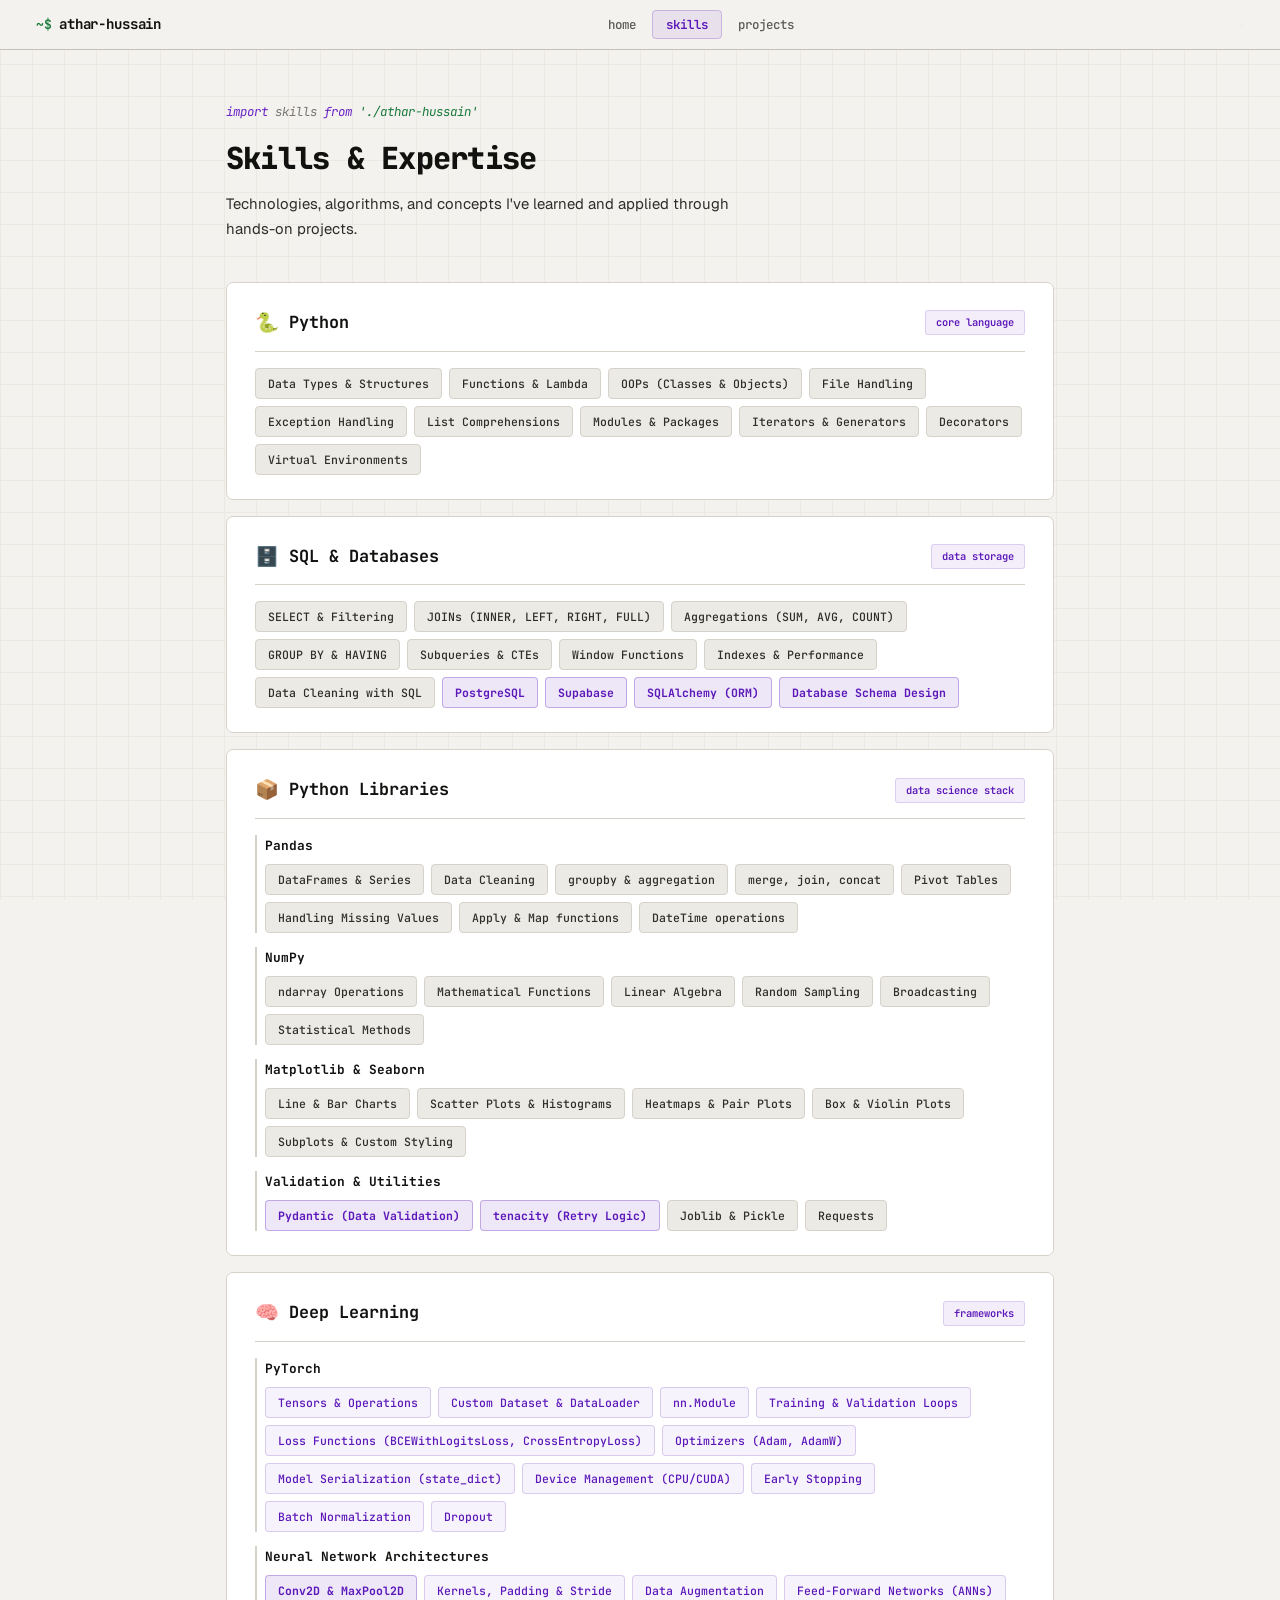
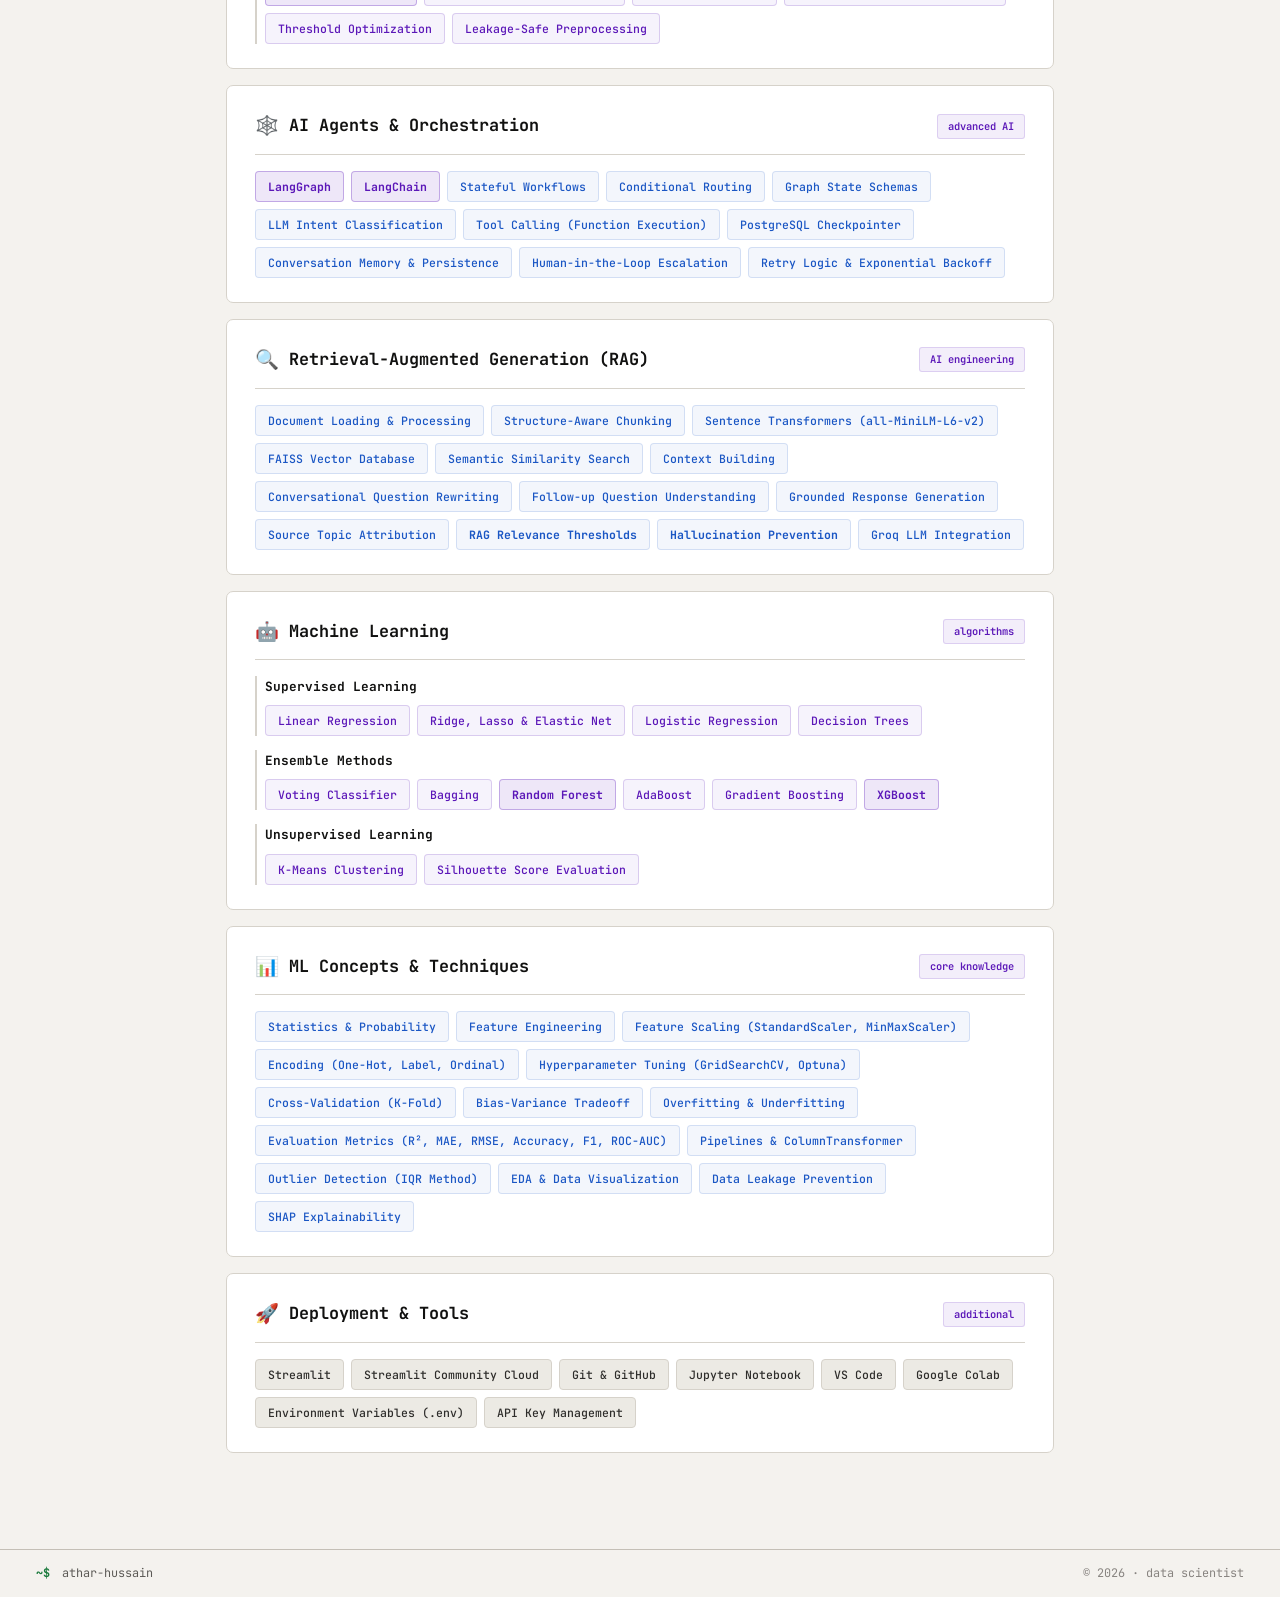
<file: skills.html>
<!DOCTYPE html>
<html lang="en">
<head>
    <meta charset="UTF-8">
    <meta name="viewport" content="width=device-width, initial-scale=1.0">
    <title>Skills | Athar Hussain</title>
    <link rel="preconnect" href="https://fonts.googleapis.com">
    <link rel="preconnect" href="https://fonts.gstatic.com" crossorigin>
    <link href="https://fonts.googleapis.com/css2?family=JetBrains+Mono:ital,wght@0,300;0,400;0,500;0,600;0,700;0,800;1,300;1,400;1,500&family=Geist:wght@300;400;500;600&display=swap" rel="stylesheet">
    <link rel="stylesheet" href="style.css">
</head>
<body>

<nav>
    <div class="nav-brand">
        <span class="nav-prompt">~$</span>
        <a href="index.html" class="nav-logo">athar-hussain</a>
    </div>
    <ul>
        <li><a href="index.html">home</a></li>
        <li><a href="skills.html" class="active">skills</a></li>
        <li><a href="projects.html">projects</a></li>
    </ul>
    <button class="menu-toggle" onclick="toggleMenu()" aria-label="Toggle menu">
        <span></span><span></span><span></span>
    </button>
</nav>

<main>
<div class="container">

    <!-- PAGE HEADER -->
    <div class="ph" style="margin-bottom:40px;">
        <p class="ph-pre"><span class="kw">import</span> skills <span class="kw">from</span> <span class="str">'./athar-hussain'</span></p>
        <h1 class="ph-title">Skills & Expertise</h1>
        <p class="ph-sub">Technologies, algorithms, and concepts I've learned and applied through hands-on projects.</p>
    </div>

    <!-- ============ PYTHON ============ -->
    <div class="skill-block">
        <div class="skill-header">
            <span class="skill-icon">🐍</span>
            <span class="skill-name">Python</span>
            <span class="skill-level">core language</span>
        </div>
        <div class="skill-topics">
            <span class="topic-tag">Data Types & Structures</span>
            <span class="topic-tag">Functions & Lambda</span>
            <span class="topic-tag">OOPs (Classes & Objects)</span>
            <span class="topic-tag">File Handling</span>
            <span class="topic-tag">Exception Handling</span>
            <span class="topic-tag">List Comprehensions</span>
            <span class="topic-tag">Modules & Packages</span>
            <span class="topic-tag">Iterators & Generators</span>
            <span class="topic-tag">Decorators</span>
            <span class="topic-tag">Virtual Environments</span>
        </div>
    </div>

    <!-- ============ SQL & DATABASES ============ -->
    <div class="skill-block">
        <div class="skill-header">
            <span class="skill-icon">🗄️</span>
            <span class="skill-name">SQL & Databases</span>
            <span class="skill-level">data storage</span>
        </div>
        <div class="skill-topics">
            <span class="topic-tag">SELECT & Filtering</span>
            <span class="topic-tag">JOINs (INNER, LEFT, RIGHT, FULL)</span>
            <span class="topic-tag">Aggregations (SUM, AVG, COUNT)</span>
            <span class="topic-tag">GROUP BY & HAVING</span>
            <span class="topic-tag">Subqueries & CTEs</span>
            <span class="topic-tag">Window Functions</span>
            <span class="topic-tag">Indexes & Performance</span>
            <span class="topic-tag">Data Cleaning with SQL</span>
            <span class="topic-tag highlight-tag">PostgreSQL</span>
            <span class="topic-tag highlight-tag">Supabase</span>
            <span class="topic-tag highlight-tag">SQLAlchemy (ORM)</span>
            <span class="topic-tag highlight-tag">Database Schema Design</span>
        </div>
    </div>

    <!-- ============ PYTHON LIBRARIES ============ -->
    <div class="skill-block">
        <div class="skill-header">
            <span class="skill-icon">📦</span>
            <span class="skill-name">Python Libraries</span>
            <span class="skill-level">data science stack</span>
        </div>
        
        <!-- Pandas -->
        <div class="sub-skill">
            <span class="sub-name">Pandas</span>
            <div class="skill-topics">
                <span class="topic-tag">DataFrames & Series</span>
                <span class="topic-tag">Data Cleaning</span>
                <span class="topic-tag">groupby & aggregation</span>
                <span class="topic-tag">merge, join, concat</span>
                <span class="topic-tag">Pivot Tables</span>
                <span class="topic-tag">Handling Missing Values</span>
                <span class="topic-tag">Apply & Map functions</span>
                <span class="topic-tag">DateTime operations</span>
            </div>
        </div>

        <!-- NumPy -->
        <div class="sub-skill">
            <span class="sub-name">NumPy</span>
            <div class="skill-topics">
                <span class="topic-tag">ndarray Operations</span>
                <span class="topic-tag">Mathematical Functions</span>
                <span class="topic-tag">Linear Algebra</span>
                <span class="topic-tag">Random Sampling</span>
                <span class="topic-tag">Broadcasting</span>
                <span class="topic-tag">Statistical Methods</span>
            </div>
        </div>

        <!-- Matplotlib & Seaborn -->
        <div class="sub-skill">
            <span class="sub-name">Matplotlib & Seaborn</span>
            <div class="skill-topics">
                <span class="topic-tag">Line & Bar Charts</span>
                <span class="topic-tag">Scatter Plots & Histograms</span>
                <span class="topic-tag">Heatmaps & Pair Plots</span>
                <span class="topic-tag">Box & Violin Plots</span>
                <span class="topic-tag">Subplots & Custom Styling</span>
            </div>
        </div>

        <!-- Advanced Libraries -->
        <div class="sub-skill">
            <span class="sub-name">Validation & Utilities</span>
            <div class="skill-topics">
                <span class="topic-tag highlight-tag">Pydantic (Data Validation)</span>
                <span class="topic-tag highlight-tag">tenacity (Retry Logic)</span>
                <span class="topic-tag">Joblib & Pickle</span>
                <span class="topic-tag">Requests</span>
            </div>
        </div>
    </div>

    <!-- ============ DEEP LEARNING ============ -->
    <div class="skill-block">
        <div class="skill-header">
            <span class="skill-icon">🧠</span>
            <span class="skill-name">Deep Learning</span>
            <span class="skill-level">frameworks</span>
        </div>
        
        <!-- PyTorch -->
        <div class="sub-skill">
            <span class="sub-name">PyTorch</span>
            <div class="skill-topics">
                <span class="topic-tag accent-tag">Tensors & Operations</span>
                <span class="topic-tag accent-tag">Custom Dataset & DataLoader</span>
                <span class="topic-tag accent-tag">nn.Module</span>
                <span class="topic-tag accent-tag">Training & Validation Loops</span>
                <span class="topic-tag accent-tag">Loss Functions (BCEWithLogitsLoss, CrossEntropyLoss)</span>
                <span class="topic-tag accent-tag">Optimizers (Adam, AdamW)</span>
                <span class="topic-tag accent-tag">Model Serialization (state_dict)</span>
                <span class="topic-tag accent-tag">Device Management (CPU/CUDA)</span>
                <span class="topic-tag accent-tag">Early Stopping</span>
                <span class="topic-tag accent-tag">Batch Normalization</span>
                <span class="topic-tag accent-tag">Dropout</span>
            </div>
        </div>

        <!-- CNNs & ANNs -->
        <div class="sub-skill">
            <span class="sub-name">Neural Network Architectures</span>
            <div class="skill-topics">
                <span class="topic-tag accent-tag highlight-tag">Conv2D & MaxPool2D</span>
                <span class="topic-tag accent-tag">Kernels, Padding & Stride</span>
                <span class="topic-tag accent-tag">Data Augmentation</span>
                <span class="topic-tag accent-tag">Feed-Forward Networks (ANNs)</span>
                <span class="topic-tag accent-tag">Threshold Optimization</span>
                <span class="topic-tag accent-tag">Leakage-Safe Preprocessing</span>
            </div>
        </div>
    </div>

    <!-- ============ AI AGENTS & ORCHESTRATION ============ -->
    <div class="skill-block">
        <div class="skill-header">
            <span class="skill-icon">🕸️</span>
            <span class="skill-name">AI Agents & Orchestration</span>
            <span class="skill-level">advanced AI</span>
        </div>
        <div class="skill-topics">
            <span class="topic-tag highlight-tag">LangGraph</span>
            <span class="topic-tag highlight-tag">LangChain</span>
            <span class="topic-tag concept-tag">Stateful Workflows</span>
            <span class="topic-tag concept-tag">Conditional Routing</span>
            <span class="topic-tag concept-tag">Graph State Schemas</span>
            <span class="topic-tag concept-tag">LLM Intent Classification</span>
            <span class="topic-tag concept-tag">Tool Calling (Function Execution)</span>
            <span class="topic-tag concept-tag">PostgreSQL Checkpointer</span>
            <span class="topic-tag concept-tag">Conversation Memory & Persistence</span>
            <span class="topic-tag concept-tag">Human-in-the-Loop Escalation</span>
            <span class="topic-tag concept-tag">Retry Logic & Exponential Backoff</span>
        </div>
    </div>

    <!-- ============ RETRIEVAL-AUGMENTED GENERATION ============ -->
    <div class="skill-block">
        <div class="skill-header">
            <span class="skill-icon">🔍</span>
            <span class="skill-name">Retrieval-Augmented Generation (RAG)</span>
            <span class="skill-level">AI engineering</span>
        </div>
        <div class="skill-topics">
            <span class="topic-tag concept-tag">Document Loading & Processing</span>
            <span class="topic-tag concept-tag">Structure-Aware Chunking</span>
            <span class="topic-tag concept-tag">Sentence Transformers (all-MiniLM-L6-v2)</span>
            <span class="topic-tag concept-tag">FAISS Vector Database</span>
            <span class="topic-tag concept-tag">Semantic Similarity Search</span>
            <span class="topic-tag concept-tag">Context Building</span>
            <span class="topic-tag concept-tag">Conversational Question Rewriting</span>
            <span class="topic-tag concept-tag">Follow-up Question Understanding</span>
            <span class="topic-tag concept-tag">Grounded Response Generation</span>
            <span class="topic-tag concept-tag">Source Topic Attribution</span>
            <span class="topic-tag concept-tag highlight-tag">RAG Relevance Thresholds</span>
            <span class="topic-tag concept-tag highlight-tag">Hallucination Prevention</span>
            <span class="topic-tag concept-tag">Groq LLM Integration</span>
        </div>
    </div>

    <!-- ============ MACHINE LEARNING ============ -->
    <div class="skill-block">
        <div class="skill-header">
            <span class="skill-icon">🤖</span>
            <span class="skill-name">Machine Learning</span>
            <span class="skill-level">algorithms</span>
        </div>
        
        <!-- Supervised - Regression & Classification -->
        <div class="sub-skill">
            <span class="sub-name">Supervised Learning</span>
            <div class="skill-topics">
                <span class="topic-tag accent-tag">Linear Regression</span>
                <span class="topic-tag accent-tag">Ridge, Lasso & Elastic Net</span>
                <span class="topic-tag accent-tag">Logistic Regression</span>
                <span class="topic-tag accent-tag">Decision Trees</span>
            </div>
        </div>

        <!-- Ensemble Methods -->
        <div class="sub-skill">
            <span class="sub-name">Ensemble Methods</span>
            <div class="skill-topics">
                <span class="topic-tag accent-tag">Voting Classifier</span>
                <span class="topic-tag accent-tag">Bagging</span>
                <span class="topic-tag accent-tag highlight-tag">Random Forest</span>
                <span class="topic-tag accent-tag">AdaBoost</span>
                <span class="topic-tag accent-tag">Gradient Boosting</span>
                <span class="topic-tag accent-tag highlight-tag">XGBoost</span>
            </div>
        </div>

        <!-- Unsupervised -->
        <div class="sub-skill">
            <span class="sub-name">Unsupervised Learning</span>
            <div class="skill-topics">
                <span class="topic-tag accent-tag">K-Means Clustering</span>
                <span class="topic-tag accent-tag">Silhouette Score Evaluation</span>
            </div>
        </div>
    </div>

    <!-- ============ ML CONCEPTS ============ -->
    <div class="skill-block">
        <div class="skill-header">
            <span class="skill-icon">📊</span>
            <span class="skill-name">ML Concepts & Techniques</span>
            <span class="skill-level">core knowledge</span>
        </div>
        <div class="skill-topics">
            <span class="topic-tag concept-tag">Statistics & Probability</span>
            <span class="topic-tag concept-tag">Feature Engineering</span>
            <span class="topic-tag concept-tag">Feature Scaling (StandardScaler, MinMaxScaler)</span>
            <span class="topic-tag concept-tag">Encoding (One-Hot, Label, Ordinal)</span>
            <span class="topic-tag concept-tag">Hyperparameter Tuning (GridSearchCV, Optuna)</span>
            <span class="topic-tag concept-tag">Cross-Validation (K-Fold)</span>
            <span class="topic-tag concept-tag">Bias-Variance Tradeoff</span>
            <span class="topic-tag concept-tag">Overfitting & Underfitting</span>
            <span class="topic-tag concept-tag">Evaluation Metrics (R², MAE, RMSE, Accuracy, F1, ROC-AUC)</span>
            <span class="topic-tag concept-tag">Pipelines & ColumnTransformer</span>
            <span class="topic-tag concept-tag">Outlier Detection (IQR Method)</span>
            <span class="topic-tag concept-tag">EDA & Data Visualization</span>
            <span class="topic-tag concept-tag">Data Leakage Prevention</span>
            <span class="topic-tag concept-tag">SHAP Explainability</span>
        </div>
    </div>

    <!-- ============ DEPLOYMENT & TOOLS ============ -->
    <div class="skill-block">
        <div class="skill-header">
            <span class="skill-icon">🚀</span>
            <span class="skill-name">Deployment & Tools</span>
            <span class="skill-level">additional</span>
        </div>
        <div class="skill-topics">
            <span class="topic-tag">Streamlit</span>
            <span class="topic-tag">Streamlit Community Cloud</span>
            <span class="topic-tag">Git & GitHub</span>
            <span class="topic-tag">Jupyter Notebook</span>
            <span class="topic-tag">VS Code</span>
            <span class="topic-tag">Google Colab</span>
            <span class="topic-tag">Environment Variables (.env)</span>
            <span class="topic-tag">API Key Management</span>
        </div>
    </div>

</div>
</main>

<footer>
    <span><span class="fp">~$</span> athar-hussain</span>
    <span class="fr">© 2026 · data scientist</span>
</footer>

<script>
function toggleMenu() {
    document.querySelector('nav ul').classList.toggle('open');
}
</script>
</body>
</html>
</file>
<file: style.css>
/* ── VARIABLES ──────────────────────────────────────────── */
:root {
    --bg:       #F4F2EE;
    --bg-2:     #ECEAE4;
    --bg-card:  #FFFFFF;
    --border:   #D6D2CA;
    --border-s: #C4BFB6;

    --text:     #111110;
    --text-2:   #2E2D2B;
    --text-3:   #5C5A56;
    --text-dim: #888480;

    --kw:       #6923C4;
    --fn:       #1A56C4;
    --cls:      #0077A8;
    --str:      #1A7A3C;
    --num:      #C4650A;
    --attr:     #B8000F;
    --pun:      #2E2D2B;
    --cmt:      #7A7673;
    --ln:       #B8B4AE;

    --accent:   #5B17B8;
    --accent-2: #1A56C4;
    --green:    #1A7A3C;
    --streamlit: #FF4B4B;

    --mono: 'JetBrains Mono', 'Fira Code', monospace;
    --sans: 'Geist', system-ui, sans-serif;

    --r:  7px;
    --r2: 4px;
    --t:  0.18s ease;
}

/* ── RESET ──────────────────────────────────────────────── */
*, *::before, *::after { margin:0; padding:0; box-sizing:border-box; }
html { scroll-behavior: smooth; }

body {
    font-family: var(--mono);
    background: var(--bg);
    color: var(--text);
    font-size: 14px;
    line-height: 1.65;
    -webkit-font-smoothing: antialiased;
}

body::before {
    content: '';
    position: fixed; inset: 0;
    background-image:
        linear-gradient(var(--border) 1px, transparent 1px),
        linear-gradient(90deg, var(--border) 1px, transparent 1px);
    background-size: 32px 32px;
    opacity: 0.28;
    pointer-events: none; z-index: 0;
}

main { position: relative; z-index: 0; }
nav  { position: sticky; top: 0; z-index: 999; }
footer { position: relative; z-index: 1; }

/* ── NAV ────────────────────────────────────────────────── */
nav {
    display: flex; align-items: center; justify-content: space-between;
    padding: 0 36px; height: 50px;
    background: rgba(244,242,238,0.94);
    backdrop-filter: blur(14px);
    border-bottom: 1px solid var(--border-s);
}

.nav-brand { display:flex; align-items:center; gap:7px; }

.nav-prompt {
    font-family: var(--mono);
    font-size: 0.82rem; font-weight: 600;
    color: var(--green);
}

.nav-logo {
    font-family: var(--mono);
    font-size: 0.88rem; font-weight: 700;
    color: var(--text); text-decoration: none;
    letter-spacing: -0.01em;
}

nav ul { display:flex; list-style:none; gap:2px; }

nav ul li a {
    font-family: var(--mono);
    font-size: 0.78rem; font-weight: 500;
    color: var(--text-3);
    text-decoration: none;
    padding: 5px 13px;
    border-radius: var(--r2);
    border: 1px solid transparent;
    transition: var(--t);
}

nav ul li a:hover {
    color: var(--text);
    background: var(--bg-2);
    border-color: var(--border);
}

nav ul li a.active {
    color: var(--accent);
    background: rgba(91,23,184,0.08);
    border-color: rgba(91,23,184,0.22);
    font-weight: 600;
}

/* ── LAYOUT ─────────────────────────────────────────────── */
.container { max-width: 900px; margin:0 auto; padding: 52px 36px 80px; position: relative; z-index: 0; }

/* ── SYNTAX ─────────────────────────────────────────────── */
.kw   { color:var(--kw);  font-style:italic; }
.fn   { color:var(--fn);  }
.cls  { color:var(--cls); font-weight:600; }
.str  { color:var(--str); }
.num  { color:var(--num); }
.attr { color:var(--attr); }
.pun  { color:var(--pun); }
.cmt  { color:var(--cmt); font-style:italic; }
.hash { color:var(--cmt); }

.hero-intro {
    font-size: 0.8rem; color: var(--text-2);
    margin-bottom: 22px;
    display: flex; align-items: center; gap: 8px;
    font-weight: 600;
}

/* ── CODE CARD ──────────────────────────────────────────── */
.code-card {
    background: var(--bg-card);
    border: 1px solid var(--border-s);
    border-radius: var(--r);
    overflow: hidden;
    margin-bottom: 28px;
    box-shadow: 0 2px 8px rgba(0,0,0,0.07);
    max-width: 100%;
    min-width: 0;
    position: relative;
    z-index: 0;
}

.cc-bar {
    display: flex; align-items: center; gap: 6px;
    padding: 9px 14px;
    background: var(--bg-2);
    border-bottom: 1px solid var(--border);
}

.dot { width:11px; height:11px; border-radius:50%; }
.dot.r { background:#FF5F56; }
.dot.y { background:#FFBD2D; }
.dot.g { background:#26C840; }

.cc-fname {
    font-size: 0.72rem; color: var(--text-3);
    margin-left: 8px; font-weight: 500;
}

.cc-body {
    padding: 16px 0;
    font-size: 0.85rem;
    line-height: 1.85;
    overflow: hidden;
}

.cl {
    display: flex; align-items: baseline;
    padding: 0 16px 0 0;
    white-space: nowrap;
    overflow: hidden;
}

.cl.i0 { padding-left: 0; }
.cl.i1 > *:not(.ln-num):first-of-type { margin-left: 16px; }
.cl.i2 > *:not(.ln-num):first-of-type { margin-left: 32px; }
.cl.i3 > *:not(.ln-num):first-of-type { margin-left: 48px; }

.cl:hover { background: rgba(91,23,184,0.03); }
.cl.hi    { background: rgba(91,23,184,0.05); }

.ln-num {
    display: inline-block;
    width: 36px; text-align: right;
    color: var(--ln); font-size: 0.74rem;
    user-select: none; padding-right: 18px;
    flex-shrink: 0;
}

.cursor {
    display:inline-block; width:7px; height:13px;
    background: var(--accent);
    animation: blink 1.1s step-end infinite;
    vertical-align: middle; margin-left: 1px;
}

@keyframes blink { 0%,100%{opacity:1;} 50%{opacity:0;} }

/* ── HERO ───────────────────────────────────────────────── */
.hero-split {
    display: grid;
    grid-template-columns: 1fr 1fr;
    gap: 44px; align-items: center;
    margin-bottom: 0;
}

.h-greeting {
    font-size: 0.79rem; color: var(--cmt);
    margin-bottom: 10px; font-style: italic;
}

.h-name {
    font-family: var(--mono);
    font-size: 2.5rem; font-weight: 800;
    line-height: 1.05; letter-spacing: -0.03em;
    color: var(--text);
    margin-bottom: 16px;
}

.typing-wrapper {
    font-family: var(--mono);
    font-size: 1.1rem;
    font-weight: 600;
    color: var(--text);
    margin-bottom: 18px;
    display: flex;
    align-items: center;
    gap: 4px;
    min-height: 28px;
}

.typing-static { color: var(--text-3); }
.typing-dynamic { color: var(--accent); }
.typing-cursor {
    color: var(--accent);
    animation: blink 1.1s step-end infinite;
    font-weight: 300;
    margin-left: 2px;
}

.h-desc {
    font-family: var(--sans);
    font-size: 0.95rem; color: var(--text-2);
    line-height: 1.8; margin-bottom: 26px;
    font-weight: 400;
}

.h-actions { display:flex; gap:10px; flex-wrap:wrap; }

.btn {
    font-family: var(--mono);
    font-size: 0.79rem; font-weight: 600;
    padding: 8px 17px;
    border-radius: var(--r2);
    text-decoration: none;
    border: 1px solid;
    transition: var(--t);
    display:inline-flex;
    align-items: center;
    gap: 8px;
}

.btn-fill {
    background: var(--accent); color:#fff;
    border-color: var(--accent);
}
.btn-fill:hover { background:#4A10A0; border-color:#4A10A0; transform: translateY(-1px); box-shadow: 0 4px 12px rgba(91,23,184,0.25); }

.btn-out {
    background: var(--fn);
    color: #fff;
    border-color: var(--fn);
}
.btn-out:hover { background: #1440A0; border-color: #1440A0; color: #fff; transform: translateY(-1px); box-shadow: 0 4px 12px rgba(26,86,196,0.25); }

/* ── STREAMLIT BUTTON ───────────────────────────────────── */
.btn-streamlit {
    background: var(--streamlit);
    color: #fff;
    border-color: var(--streamlit);
    padding: 8px 17px;
    font-size: 0.79rem;
    font-weight: 600;
    border-radius: var(--r2);
    text-decoration: none;
    display: inline-flex;
    align-items: center;
    gap: 8px;
    transition: var(--t);
    font-family: var(--mono);
}

.btn-streamlit:hover {
    background: #E04040;
    border-color: #E04040;
    transform: translateY(-1px);
    box-shadow: 0 4px 12px rgba(255,75,75,0.35);
    color: #fff;
}

/* ── RESUME BUTTON ───────────────────────────────────────── */
.btn-resume {
    background: var(--green);
    color: #fff;
    border-color: var(--green);
    padding: 10px 24px;
    font-size: 0.85rem;
    font-weight: 700;
}
.btn-resume:hover {
    background: #146A32;
    border-color: #146A32;
    transform: translateY(-2px);
    box-shadow: 0 4px 16px rgba(26,122,60,0.35);
}

.resume-card {
    background: var(--bg-card);
    border: 1px solid var(--border);
    border-radius: var(--r);
    padding: 24px 32px;
    transition: var(--t);
}
.resume-card:hover {
    border-color: var(--border-s);
    box-shadow: 0 2px 12px rgba(0,0,0,0.06);
}

.resume-content {
    display: flex;
    align-items: center;
    justify-content: space-between;
    gap: 20px;
    flex-wrap: wrap;
}

.resume-left {
    display: flex;
    align-items: center;
    gap: 16px;
}

.resume-icon-wrap {
    font-size: 2rem;
    line-height: 1;
}

.resume-title {
    font-family: var(--mono);
    font-size: 1.1rem;
    font-weight: 700;
    color: var(--text);
}

.resume-desc {
    font-family: var(--sans);
    font-size: 0.85rem;
    color: var(--text-3);
}

/* ── SECTION HEAD ───────────────────────────────────────── */
.sh { margin-bottom: 22px; border-bottom: 1px solid var(--border); padding-bottom: 10px; }
.sh-tag {
    font-size: 0.73rem; color: var(--cmt);
    display: flex; align-items: center; gap: 6px;
}
.sh-tag::before { content:'//'; color: var(--accent); font-weight: 700; }

/* ── ABOUT FULL ─────────────────────────────────────────── */
.about-full {
    background: var(--bg-card);
    border: 1px solid var(--border);
    border-radius: var(--r);
    padding: 28px 32px;
    margin-bottom: 18px;
}

.about-full p {
    font-family: var(--sans);
    font-size: 1rem;
    color: var(--text-2);
    line-height: 1.9;
    margin-bottom: 16px;
    font-weight: 400;
}

.about-full p:last-child { margin-bottom: 0; }

.about-full strong {
    color: var(--text);
    font-weight: 600;
}

/* ── STAT ROW ───────────────────────────────────────────── */
.stat-row {
    display: flex;
    gap: 12px;
    flex-wrap: wrap;
}

.stat-item {
    flex: 1;
    min-width: 160px;
    background: var(--bg-card);
    border: 1px solid var(--border);
    border-radius: var(--r);
    padding: 16px 18px;
    display: flex;
    flex-direction: column;
    gap: 4px;
}

.s-key {
    font-size: 0.7rem;
    color: var(--text-dim);
    font-weight: 500;
    letter-spacing: 0.04em;
}

.s-val {
    font-family: var(--mono);
    font-size: 0.88rem;
    color: var(--text);
    font-weight: 600;
}

.s-open { color: var(--green) !important; }

/* ── TERMINAL / CONTACT ─────────────────────────────────── */
.term-box {
    background: var(--bg-card);
    border: 1px solid var(--border-s);
    border-radius: var(--r);
    overflow: hidden;
    max-width: 100%;
    box-shadow: 0 2px 8px rgba(0,0,0,0.06);
}

.term-bar {
    display:flex; align-items:center; gap:6px;
    padding: 9px 14px;
    background: var(--bg-2);
    border-bottom: 1px solid var(--border);
}

.term-title { font-size:0.71rem; color:var(--text-3); margin-left:8px; font-weight:500; }

.term-body { padding: 20px 24px; }

.t-row {
    display:flex; align-items:center; gap:9px;
    font-size: 0.84rem; margin-bottom: 5px;
}

.tp { color:var(--green); font-weight:700; }
.tc { color:var(--text-2); }

.t-out {
    margin: 12px 0 16px 22px;
    display: flex;
    flex-direction: column;
    gap: 8px;
}

.t-link {
    display: flex;
    align-items: center;
    gap: 12px;
    text-decoration: none;
    color: var(--text-2);
    padding: 10px 12px;
    border-radius: var(--r2);
    font-size: 0.85rem;
    transition: var(--t);
    border: 1px solid transparent;
}

.t-link:hover {
    background: rgba(91,23,184,0.04);
    border-color: var(--border);
}

.t-icon {
    display: flex;
    align-items: center;
    justify-content: center;
    width: 32px;
    height: 32px;
    border-radius: 6px;
    background: var(--bg-2);
    color: var(--text-2);
    flex-shrink: 0;
}

.t-link:hover .t-icon {
    background: rgba(91,23,184,0.1);
    color: var(--accent);
}

.tl {
    color: var(--fn);
    font-weight: 600;
    min-width: 72px;
}

.ts { color: var(--text-dim); }
.tv { color: var(--str); }
.t-link:hover .tv { color: var(--accent); text-decoration: underline; }

.t-blink { color:var(--accent); animation: blink 1.1s step-end infinite; font-weight:700; }

/* ── EXPLORE CARDS ──────────────────────────────────────── */
.ex-row { display:grid; grid-template-columns:1fr 1fr; gap:12px; }

.ex-card {
    display:flex; flex-direction:column; gap:5px;
    padding: 20px 22px;
    background: var(--bg-card);
    border: 1px solid var(--border);
    border-radius: var(--r);
    text-decoration: none; color: var(--text);
    transition: var(--t);
}

.ex-card:hover {
    border-color: rgba(91,23,184,0.4);
    background: rgba(91,23,184,0.03);
    box-shadow: 0 2px 8px rgba(91,23,184,0.08);
    transform: translateY(-2px);
}

.ec-top { display:flex; justify-content:space-between; margin-bottom:4px; }
.ec-n { font-size:0.68rem; color:var(--text-dim); }
.ec-a { font-size:0.88rem; color:var(--text-dim); transition:var(--t); }
.ex-card:hover .ec-a { color:var(--accent); transform:translateX(3px); display:inline-block; }
.ec-t { font-family:var(--mono); font-size:0.93rem; font-weight:700; color:var(--accent); }
.ec-d { font-family:var(--sans); font-size:0.82rem; color:var(--text-3); line-height:1.55; }

/* ── PAGE HEADER ────────────────────────────────────────── */
.ph { margin-bottom: 0; }

.ph-pre {
    font-size:0.78rem; color:var(--cmt);
    margin-bottom: 10px; font-style:italic;
}

.ph-title {
    font-family:var(--mono);
    font-size:1.9rem; font-weight:800;
    letter-spacing:-0.025em; color:var(--text);
    margin-bottom: 8px;
}

.ph-sub {
    font-family:var(--sans);
    font-size:0.93rem; color:var(--text-2);
    line-height:1.72; max-width:550px; font-weight:400;
}

/* ── SKILLS PAGE ──────────────────────────────────────────── */
.skill-block {
    background: var(--bg-card);
    border: 1px solid var(--border);
    border-radius: var(--r);
    padding: 24px 28px;
    margin-bottom: 16px;
    transition: var(--t);
}

.skill-block:hover {
    border-color: var(--border-s);
    box-shadow: 0 2px 8px rgba(0,0,0,0.05);
}

.skill-header {
    display: flex;
    align-items: center;
    gap: 10px;
    margin-bottom: 16px;
    padding-bottom: 12px;
    border-bottom: 1px solid var(--border);
}

.skill-icon { font-size: 1.2rem; }
.skill-name {
    font-family: var(--mono);
    font-size: 1.05rem;
    font-weight: 700;
    color: var(--text);
}
.skill-level {
    font-family: var(--mono);
    font-size: 0.65rem;
    padding: 3px 10px;
    border-radius: 3px;
    background: rgba(91,23,184,0.07);
    color: var(--accent);
    border: 1px solid rgba(91,23,184,0.15);
    font-weight: 600;
    margin-left: auto;
}
.skill-topics {
    display: flex;
    flex-wrap: wrap;
    gap: 7px;
}
.topic-tag {
    font-family: var(--mono);
    font-size: 0.72rem;
    padding: 5px 12px;
    border-radius: 4px;
    background: var(--bg-2);
    color: var(--text-2);
    border: 1px solid var(--border);
    font-weight: 500;
    transition: var(--t);
}
.topic-tag:hover {
    border-color: var(--accent);
    color: var(--accent);
    background: rgba(91,23,184,0.04);
}
.topic-tag.accent-tag {
    background: rgba(91,23,184,0.05);
    border-color: rgba(91,23,184,0.18);
    color: var(--accent);
}
.topic-tag.highlight-tag {
    background: rgba(91,23,184,0.1);
    border-color: rgba(91,23,184,0.3);
    color: var(--accent);
    font-weight: 700;
}
.topic-tag.concept-tag {
    background: rgba(26,86,196,0.05);
    border-color: rgba(26,86,196,0.15);
    color: var(--accent-2);
}
.sub-skill {
    margin-bottom: 14px;
    padding-left: 8px;
    border-left: 2px solid var(--border);
}
.sub-skill:last-child { margin-bottom: 0; }
.sub-name {
    display: block;
    font-family: var(--mono);
    font-size: 0.8rem;
    font-weight: 700;
    color: var(--text);
    margin-bottom: 8px;
}

/* ── PROJECT CARD ───────────────────────────────────────── */
.pj-card {
    background: var(--bg-card);
    border: 1px solid var(--border-s);
    border-radius: var(--r);
    overflow: hidden; margin-bottom:18px;
}
.pj-top {
    padding: 26px 28px 20px;
    border-bottom: 1px solid var(--border);
}
.pj-meta {
    display:flex; align-items:center; gap:9px; margin-bottom:10px;
}
.pj-num { 
    font-size:0.85rem; 
    color:var(--accent); 
    letter-spacing:.08em;
    font-weight: 700;
    background: rgba(91,23,184,0.08);
    padding: 2px 12px;
    border-radius: 4px;
    border: 1px solid rgba(91,23,184,0.15);
}
.pj-badge {
    font-family:var(--mono); font-size:0.62rem; font-weight:600;
    padding: 2px 8px; border-radius:3px;
    background: rgba(26,122,60,0.1); color:var(--green);
    border: 1px solid rgba(26,122,60,0.22);
}
.pj-title {
    font-family:var(--mono);
    font-size:1.5rem; font-weight:800;
    color:var(--text); letter-spacing:-0.02em;
    margin-bottom:14px;
}
.pj-ext { color:var(--cmt); font-weight:400; }
.pj-tags { display:flex; flex-wrap:wrap; gap:6px; }
.pj-tag {
    font-family:var(--mono); font-size:0.7rem;
    color:var(--text-2); padding:3px 10px;
    border:1px solid var(--border); border-radius:3px;
    background:var(--bg-2); font-weight:500;
}
.pj-body { padding: 0 28px 26px; }
.pj-sec { padding-top:22px; }
.pj-sec-lbl {
    display:block; font-family:var(--mono);
    font-size:0.73rem; color:var(--cmt);
    margin-bottom:9px; font-style:italic;
}
.pj-sec > p {
    font-family:var(--sans);
    font-size:0.91rem; color:var(--text-2);
    line-height:1.82; font-weight:400;
}
.pj-sec > p strong { color: var(--text); font-weight: 600; }
.dict-block {
    background: var(--bg-2);
    border: 1px solid var(--border);
    border-radius: var(--r2);
    padding: 13px 17px;
    font-family:var(--mono); font-size:0.82rem; line-height:2;
}
.di { display:block; }
.di.ind { padding-left:20px; }
.gh-btn {
    display:inline-flex; align-items:center; gap:8px;
    font-family:var(--mono); font-size:0.8rem; font-weight:700;
    padding:9px 17px;
    background:var(--text); color:var(--bg);
    text-decoration:none; border-radius:var(--r2);
    transition:var(--t); border:1px solid var(--text);
}
.gh-btn:hover { background:var(--accent); border-color:var(--accent); }

/* ── PROJECT IMAGES - FIXED ────────────────────────────── */
.shots {
    display: grid;
    grid-template-columns: repeat(3, 1fr);
    gap: 11px;
}

.shot {
    border: 1px solid var(--border);
    border-radius: var(--r2);
    overflow: hidden;
    background: var(--bg-card);
    transition: var(--t);
}

.shot:hover {
    box-shadow: 0 3px 12px rgba(0,0,0,0.09);
    border-color: var(--border-s);
}

.shot-img-wrap {
    width: 100%;
    background: var(--bg-2);
    overflow: hidden;
    display: flex;
    align-items: center;
    justify-content: center;
    min-height: 150px;
    max-height: 350px;
    padding: 4px;
}

.shot-img-wrap img {
    width: 100%;
    height: auto;
    object-fit: contain;
    transition: transform 0.4s ease;
    max-height: 350px;
}

.shot:hover .shot-img-wrap img {
    transform: scale(1.02);
}

.shot-cap {
    padding: 9px 11px;
    border-top: 1px solid var(--border);
}

.shot-name {
    display: block;
    font-family: var(--mono);
    font-size: 0.7rem;
    color: var(--fn);
    margin-bottom: 2px;
    font-weight: 600;
}

.shot-txt {
    display: block;
    font-family: var(--sans);
    font-size: 0.78rem;
    color: var(--text-3);
    line-height: 1.5;
}

/* ── FOOTER ─────────────────────────────────────────────── */
footer {
    border-top:1px solid var(--border-s);
    padding:14px 36px;
    display:flex; justify-content:space-between; align-items:center;
    font-family:var(--mono); font-size:0.74rem; color:var(--text-3);
    position:relative; z-index:1;
}
.fp { color:var(--green); margin-right:5px; font-weight:700; }
.fr { color:var(--text-dim); }

/* ─══════════════════════════════════════════════════─ */
/* ──── MAGICAL RESPONSIVE BREAKPOINTS ──────────────── */
/* ─══════════════════════════════════════════════════─ */

/* ── MOBILE (max-width: 740px) ──────────────────────────── */
/* BIGGER NAVIGATION AND PROJECT NUMBERS */

@media (max-width: 740px) {
    /* ── NAV: ALWAYS VISIBLE, BIGGER ── */
    nav {
        padding: 0 12px;
        flex-wrap: wrap;
        height: auto;
        min-height: 70px;
        gap: 4px;
        background: rgba(244,242,238,0.98);
        border-bottom: 2px solid var(--border-s);
    }
    
    nav ul {
        display: flex !important;
        gap: 6px;
        width: 100%;
        justify-content: center;
        padding: 10px 0 12px 0;
        border-top: 1px solid var(--border);
        background: rgba(244,242,238,0.98);
        flex-wrap: wrap;
    }
    
    nav ul li a {
        font-size: 1.1rem;
        font-weight: 700;
        padding: 10px 22px;
        display: inline-block;
        border-radius: 8px;
        letter-spacing: 0.03em;
        background: rgba(244,242,238,0.5);
    }
    
    nav ul li a:hover {
        background: var(--bg-2);
    }
    
    nav ul li a.active {
        background: rgba(91,23,184,0.15);
        border-color: rgba(91,23,184,0.4);
        font-weight: 800;
        color: var(--accent);
    }
    
    .nav-logo {
        font-size: 1.1rem;
        font-weight: 800;
    }
    
    .nav-prompt {
        font-size: 0.9rem;
    }
    
    .nav-brand {
        width: 100%;
        justify-content: center;
        padding: 10px 0 6px 0;
    }
    
    /* ── Container ── */
    .container {
        padding: 20px 14px 40px;
    }
    
    /* ── Hero Section ── */
    .hero-split {
        display: flex;
        flex-direction: column-reverse;
        gap: 18px;
    }
    
    .hero-text {
        width: 100%;
    }
    
    .code-card {
        width: 100%;
        margin-bottom: 0;
    }
    
    .cc-body {
        font-size: 0.68rem;
        padding: 10px 0;
    }
    
    .ln-num {
        width: 24px;
        padding-right: 10px;
        font-size: 0.6rem;
    }
    
    .cl {
        padding: 0 8px 0 0;
        white-space: nowrap;
        overflow: hidden;
        font-size: 0.65rem;
    }
    
    .cl.i1 > *:not(.ln-num):first-of-type { margin-left: 12px; }
    .cl.i2 > *:not(.ln-num):first-of-type { margin-left: 24px; }
    .cl.i3 > *:not(.ln-num):first-of-type { margin-left: 36px; }
    
    .h-name {
        font-size: 1.8rem;
        margin-bottom: 10px;
    }
    
    .h-greeting {
        font-size: 0.7rem;
    }
    
    .typing-wrapper {
        font-size: 0.85rem;
        min-height: 24px;
    }
    
    .h-desc {
        font-size: 0.82rem;
        line-height: 1.7;
        margin-bottom: 18px;
    }
    
    .hero-intro {
        font-size: 0.7rem;
        margin-bottom: 14px;
    }
    
    .h-actions {
        flex-direction: column;
        gap: 8px;
    }
    
    .btn {
        justify-content: center;
        font-size: 0.75rem;
        padding: 8px 14px;
        width: 100%;
    }
    
    /* ── Resume Section ── */
    .resume-card {
        padding: 16px 18px;
    }
    
    .resume-content {
        flex-direction: column;
        align-items: stretch;
        gap: 14px;
    }
    
    .resume-left {
        flex-wrap: wrap;
        gap: 12px;
    }
    
    .resume-icon-wrap {
        font-size: 1.6rem;
    }
    
    .resume-title {
        font-size: 0.95rem;
    }
    
    .resume-desc {
        font-size: 0.78rem;
    }
    
    .btn-resume {
        justify-content: center;
        width: 100%;
        padding: 10px 16px;
        font-size: 0.8rem;
    }
    
    /* ── About Section ── */
    .about-full {
        padding: 16px 14px;
    }
    
    .about-full p {
        font-size: 0.85rem;
        line-height: 1.8;
        margin-bottom: 12px;
    }
    
    /* ── Stat Row ── */
    .stat-row {
        flex-direction: column;
        gap: 8px;
    }
    
    .stat-item {
        min-width: unset;
        padding: 12px 14px;
    }
    
    .s-key {
        font-size: 0.65rem;
    }
    
    .s-val {
        font-size: 0.8rem;
    }
    
    /* ── Contact Section ── */
    .term-body {
        padding: 14px 14px;
    }
    
    .t-out {
        margin: 8px 0 12px 8px;
    }
    
    .t-link {
        flex-wrap: wrap;
        gap: 4px;
        padding: 8px 10px;
        font-size: 0.78rem;
    }
    
    .tl {
        min-width: unset;
        font-size: 0.75rem;
    }
    
    .tv {
        word-break: break-all;
        font-size: 0.72rem;
    }
    
    .t-icon {
        width: 28px;
        height: 28px;
    }
    
    .t-icon svg {
        width: 14px;
        height: 14px;
    }
    
    .t-row {
        font-size: 0.78rem;
    }
    
    .term-title {
        font-size: 0.65rem;
    }
    
    /* ── Explore Section ── */
    .ex-row {
        grid-template-columns: 1fr;
        gap: 10px;
    }
    
    .ex-card {
        padding: 16px 18px;
    }
    
    .ec-t {
        font-size: 0.85rem;
    }
    
    .ec-d {
        font-size: 0.78rem;
    }
    
    /* ── Section Headers ── */
    .sh {
        margin-bottom: 14px;
        padding-bottom: 6px;
    }
    
    .sh-tag {
        font-size: 0.68rem;
    }
    
    /* ── Footer ── */
    footer {
        flex-direction: column;
        gap: 4px;
        text-align: center;
        padding: 12px 16px;
        font-size: 0.7rem;
    }
    
    /* ── Skills Page ── */
    .skill-block {
        padding: 16px 14px;
        margin-bottom: 12px;
    }
    
    .skill-header {
        flex-wrap: wrap;
        gap: 6px;
        margin-bottom: 12px;
        padding-bottom: 8px;
    }
    
    .skill-name {
        font-size: 0.9rem;
    }
    
    .skill-level {
        font-size: 0.6rem;
        padding: 2px 8px;
        margin-left: 0;
    }
    
    .topic-tag {
        font-size: 0.65rem;
        padding: 4px 10px;
    }
    
    .sub-skill {
        padding-left: 4px;
    }
    
    .sub-name {
        font-size: 0.75rem;
    }
    
    .ph-title {
        font-size: 1.5rem;
    }
    
    .ph-sub {
        font-size: 0.85rem;
    }
    
    .ph-pre {
        font-size: 0.7rem;
    }
    
    /* ── Projects Page ── */
    .pj-top {
        padding: 16px 14px 14px;
    }
    
    .pj-body {
        padding: 0 14px 18px;
    }
    
    .pj-title {
        font-size: 1.15rem;
        margin-bottom: 10px;
    }
    
    .pj-tag {
        font-size: 0.62rem;
        padding: 2px 8px;
    }
    
    .pj-sec {
        padding-top: 14px;
    }
    
    .pj-sec-lbl {
        font-size: 0.68rem;
    }
    
    .pj-sec > p {
        font-size: 0.82rem;
        line-height: 1.7;
    }
    
    .dict-block {
        font-size: 0.7rem;
        padding: 10px 12px;
        line-height: 1.8;
    }
    
    .di.ind {
        padding-left: 12px;
    }
    
    .gh-btn {
        font-size: 0.72rem;
        padding: 8px 14px;
        width: 100%;
        justify-content: center;
    }

    /* ── Streamlit Button Mobile ── */
    .btn-streamlit {
        font-size: 0.72rem;
        padding: 8px 14px;
        width: 100%;
        justify-content: center;
    }
    
    /* ── Project Images - Mobile ── */
    .shots {
        grid-template-columns: 1fr;
        gap: 10px;
    }
    
    .shot-img-wrap {
        min-height: 120px;
        max-height: 250px;
    }
    
    .shot-img-wrap img {
        max-height: 250px;
    }
    
    .shot-cap {
        padding: 6px 10px;
    }
    
    .shot-name {
        font-size: 0.65rem;
    }
    
    .shot-txt {
        font-size: 0.72rem;
    }
    
    /* ── Page Header ── */
    .ph {
        margin-bottom: 20px !important;
    }

    /* ── PROJECT NUMBER - BIGGER ON MOBILE ── */
    .pj-num {
        font-size: 1.1rem !important;
        font-weight: 800 !important;
        padding: 4px 18px !important;
        background: rgba(91,23,184,0.15) !important;
        border: 2px solid rgba(91,23,184,0.25) !important;
        border-radius: 6px !important;
        color: var(--accent) !important;
        letter-spacing: 0.05em !important;
    }

    /* ── Project action buttons - stack vertically ── */
    .pj-sec[style*="display:flex"] {
        flex-direction: column !important;
        gap: 8px !important;
    }

    .pj-sec[style*="display:flex"] .gh-btn,
    .pj-sec[style*="display:flex"] .btn-streamlit {
        width: 100% !important;
        justify-content: center !important;
    }
}

/* ── TABLET (741px - 1024px) ────────────────────────────── */
@media (min-width: 741px) and (max-width: 1024px) {
    /* ── NAV ── */
    nav {
        padding: 0 24px;
    }
    
    nav ul li a {
        font-size: 0.75rem;
        padding: 4px 11px;
    }
    
    .container {
        padding: 36px 24px 60px;
    }
    
    /* ── Hero ── */
    .hero-split {
        gap: 28px;
    }
    
    .h-name {
        font-size: 2.2rem;
    }
    
    .cc-body {
        font-size: 0.78rem;
    }
    
    /* ── Stats ── */
    .stat-row {
        gap: 10px;
    }
    
    .stat-item {
        min-width: 140px;
        padding: 14px 16px;
    }
    
    /* ── Projects ── */
    .shots {
        grid-template-columns: repeat(2, 1fr);
    }
    
    .shot-img-wrap {
        max-height: 280px;
    }
    
    .shot-img-wrap img {
        max-height: 280px;
    }
    
    /* ── Resume ── */
    .resume-content {
        gap: 16px;
    }
    
    .btn-resume {
        padding: 8px 18px;
    }

    /* ── Streamlit Button Tablet ── */
    .btn-streamlit {
        padding: 8px 14px;
        font-size: 0.75rem;
    }
}

/* ── DESKTOP (1025px+) ── */
@media (min-width: 1025px) {
    /* ── Everything looks amazing ── */
    .container {
        padding: 52px 36px 80px;
    }
    
    .hero-split {
        grid-template-columns: 1fr 1fr;
        gap: 44px;
    }
    
    .code-card {
        margin-bottom: 0;
    }
    
    .h-name {
        font-size: 2.5rem;
    }
    
    /* Hover effects only on desktop */
    .ex-card:hover {
        transform: translateY(-2px);
    }
    
    .btn:hover {
        transform: translateY(-1px);
    }
    
    .shot:hover .shot-img-wrap img {
        transform: scale(1.02);
    }
    
    .resume-card:hover {
        transform: translateY(-2px);
        box-shadow: 0 4px 20px rgba(0,0,0,0.08);
    }

    .btn-streamlit:hover {
        transform: translateY(-1px);
    }
}

/* ── VERY SMALL PHONES (max-width: 400px) ──────────────── */
@media (max-width: 400px) {
    .h-name {
        font-size: 1.4rem;
    }
    
    .cc-body {
        font-size: 0.6rem;
    }
    
    .ln-num {
        width: 20px;
        padding-right: 8px;
        font-size: 0.55rem;
    }
    
    .cl {
        font-size: 0.6rem;
    }
    
    .cl.i1 > *:not(.ln-num):first-of-type { margin-left: 10px; }
    .cl.i2 > *:not(.ln-num):first-of-type { margin-left: 18px; }
    .cl.i3 > *:not(.ln-num):first-of-type { margin-left: 26px; }
    
    .typing-wrapper {
        font-size: 0.78rem;
    }
    
    .h-desc {
        font-size: 0.78rem;
    }
    
    .about-full p {
        font-size: 0.8rem;
    }
    
    .resume-title {
        font-size: 0.85rem;
    }
    
    .pj-title {
        font-size: 1rem;
    }
    
    .ph-title {
        font-size: 1.2rem;
    }
    
    nav ul li a {
        font-size: 1rem;
        padding: 8px 14px;
    }
    
    .nav-logo {
        font-size: 0.9rem;
    }
    
    .shot-img-wrap {
        min-height: 100px;
        max-height: 200px;
    }
    
    .shot-img-wrap img {
        max-height: 200px;
    }
    
    .pj-num {
        font-size: 1rem !important;
        padding: 3px 14px !important;
    }

    .btn-streamlit {
        font-size: 0.68rem;
        padding: 6px 12px;
    }
}

/* ── LARGE SCREENS (1440px+) ────────────────────────────── */
@media (min-width: 1440px) {
    .container {
        max-width: 1100px;
        padding: 60px 40px 80px;
    }
    
    .h-name {
        font-size: 3rem;
    }
    
    .cc-body {
        font-size: 0.95rem;
    }
    
    .h-desc {
        font-size: 1.05rem;
    }
    
    .about-full p {
        font-size: 1.05rem;
    }
    
    .stat-item {
        padding: 20px 24px;
    }
    
    .s-val {
        font-size: 1rem;
    }
    
    .shot-img-wrap {
        max-height: 400px;
    }
    
    .shot-img-wrap img {
        max-height: 400px;
    }
}
</file>
